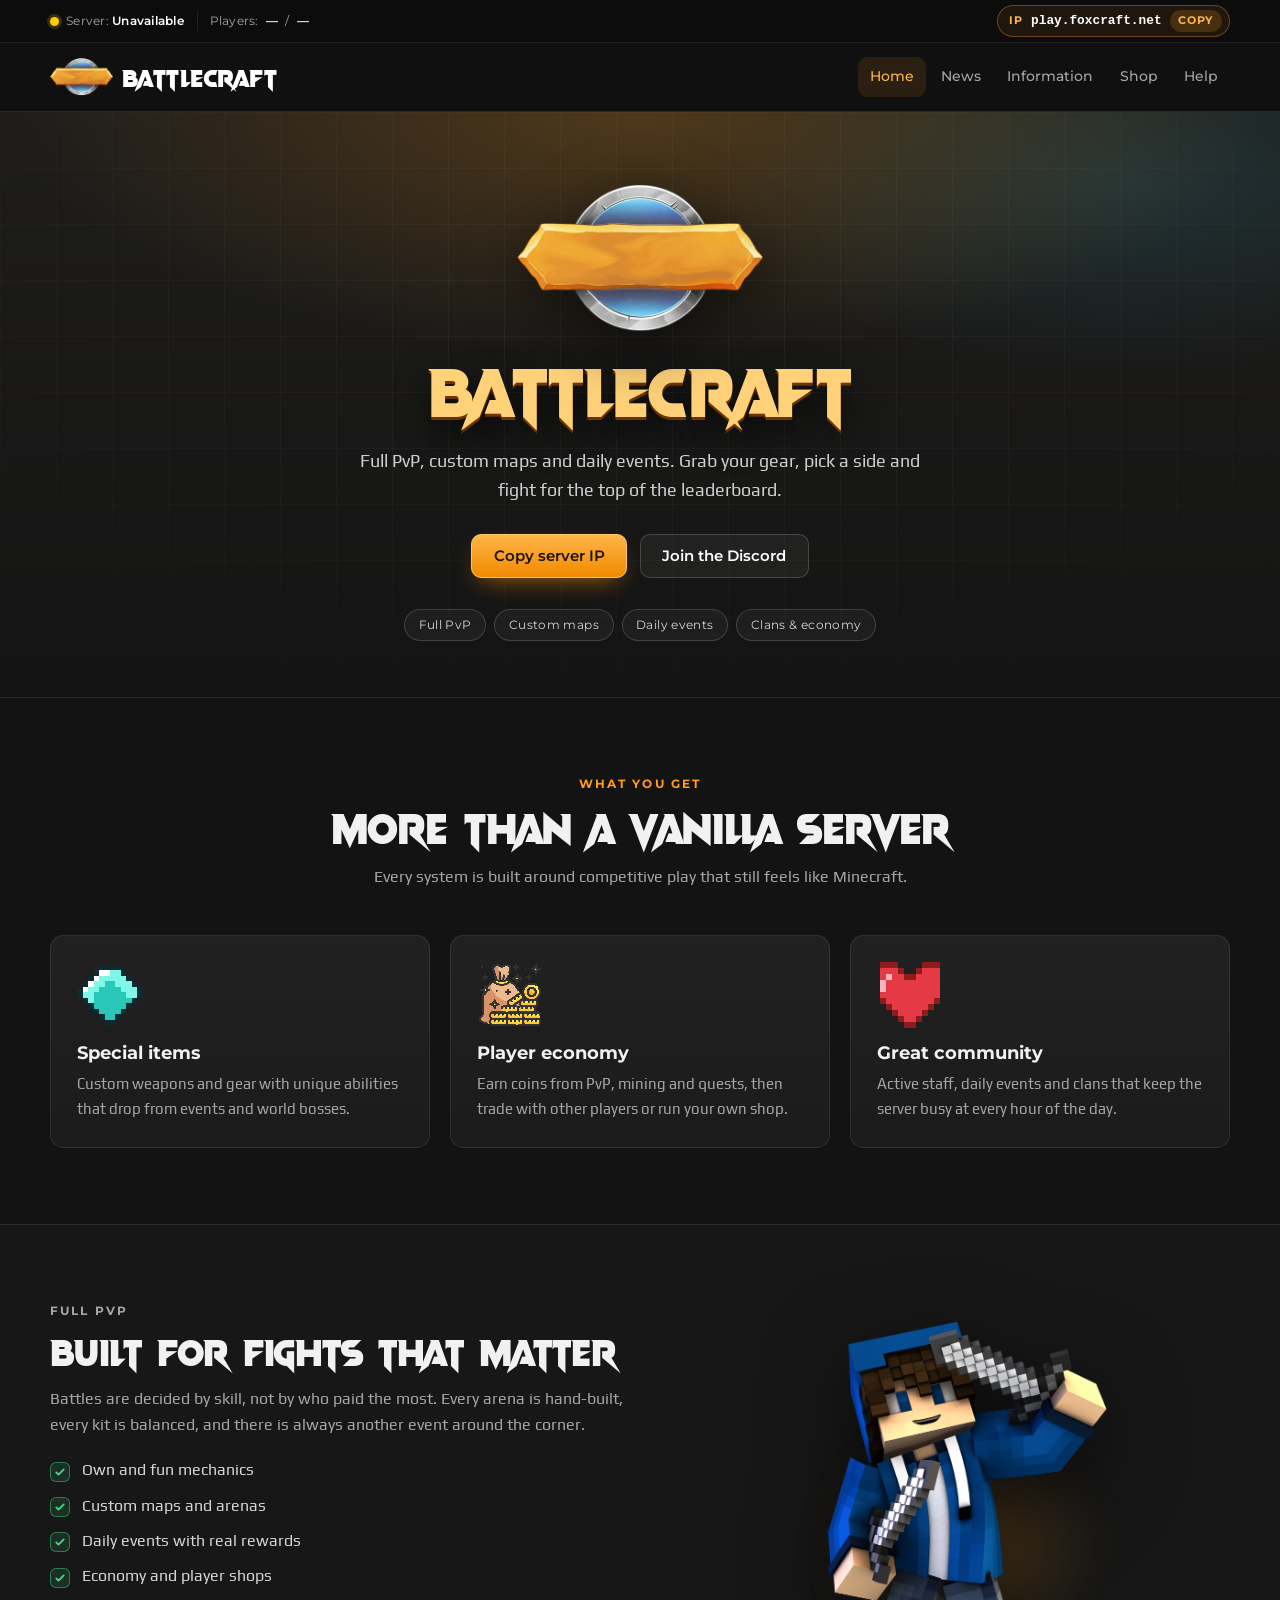
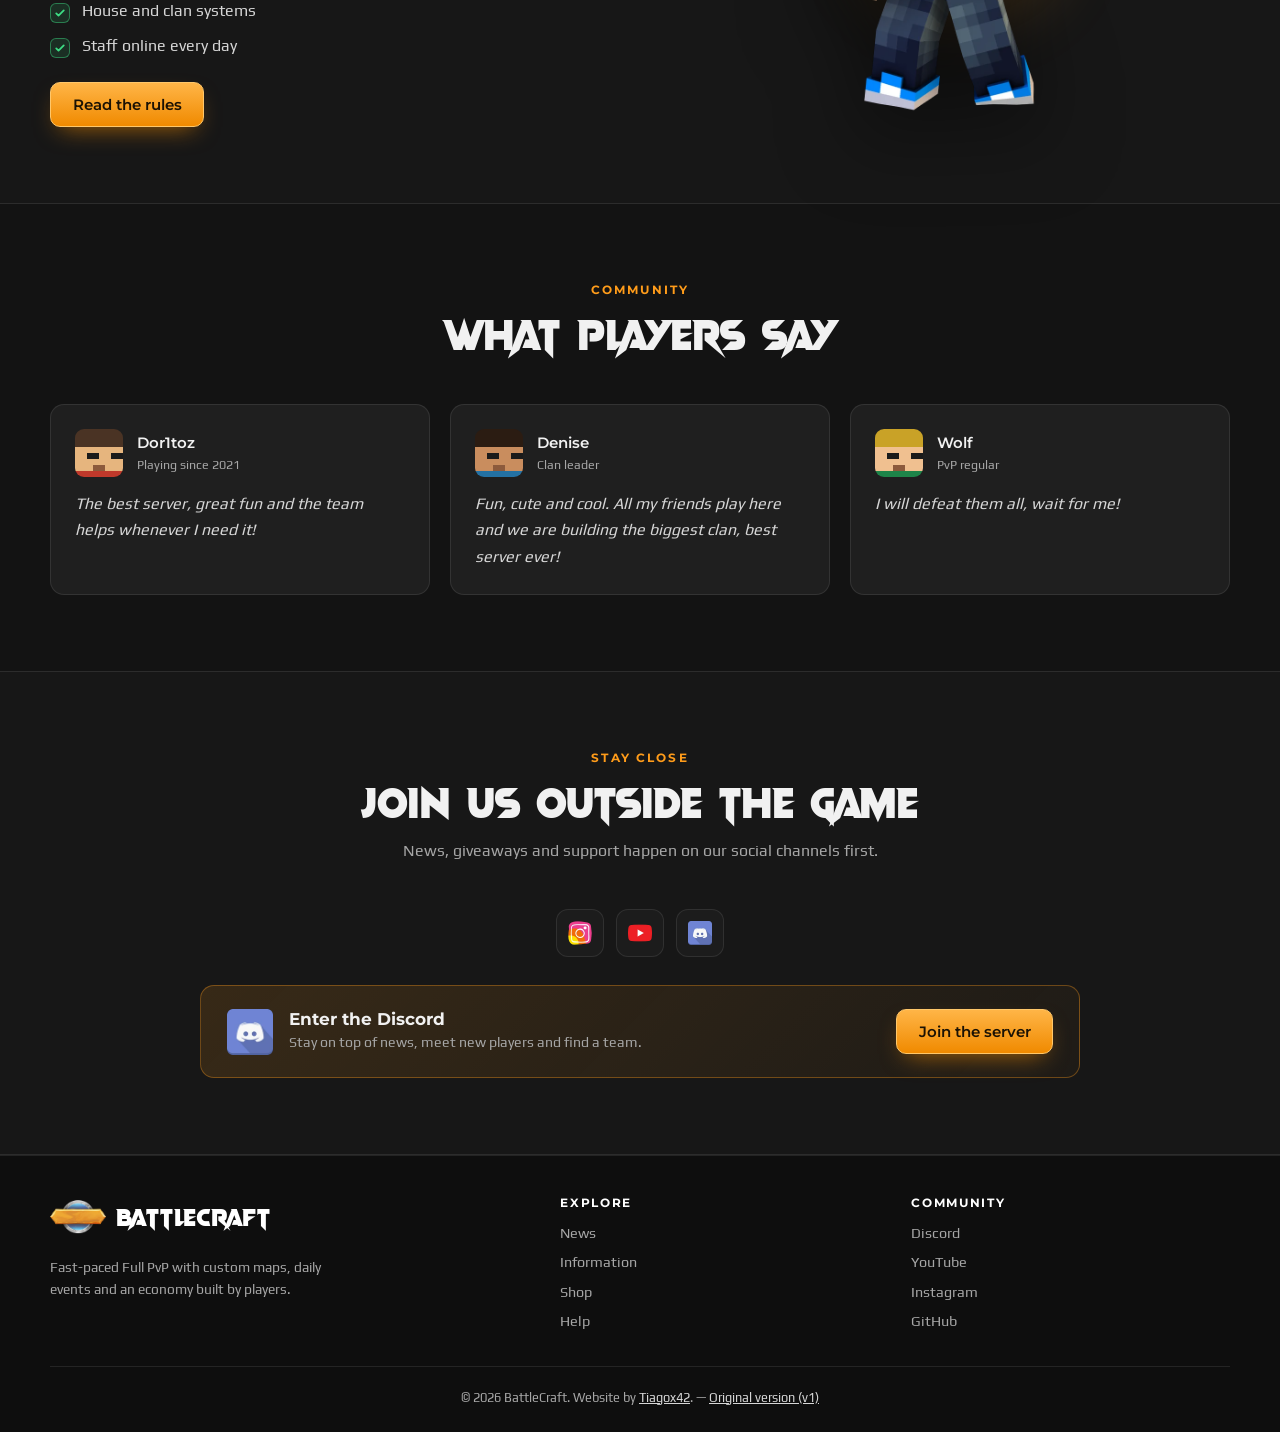
<file: v2/index.html>
<!DOCTYPE html>
<html lang="en">
<head>
    <meta charset="utf-8">
    <meta name="viewport" content="width=device-width, initial-scale=1">
    <title>BattleCraft — Full PvP Minecraft server</title>
    <meta name="description" content="BattleCraft is a Full PvP Minecraft server with custom maps, daily events, clans and a player-run economy. Copy the IP and join.">
    <meta name="theme-color" content="#131313">
    <link rel="icon" href="favicon.ico" sizes="any">
    <link rel="icon" type="image/png" sizes="32x32" href="favicon-32x32.png">
    <link rel="icon" type="image/png" sizes="16x16" href="favicon-16x16.png">
    <meta property="og:type" content="website">
    <meta property="og:site_name" content="BattleCraft">
    <meta property="og:title" content="BattleCraft — Full PvP Minecraft server">
    <meta property="og:description" content="BattleCraft is a Full PvP Minecraft server with custom maps, daily events, clans and a player-run economy. Copy the IP and join.">
    <link rel="preconnect" href="https://fonts.googleapis.com">
    <link rel="preconnect" href="https://fonts.gstatic.com" crossorigin>
    <link rel="stylesheet" href="https://fonts.googleapis.com/css2?family=Montserrat:wght@400;500;600;700&family=Play:wght@400;700&display=swap">
    <link rel="stylesheet" href="css/style.css">
    <script src="js/config.js" defer></script>
    <script src="js/core.js" defer></script>
</head>
<body>

<a class="skip-link" href="#main">Skip to content</a>

<div class="topbar">
    <div class="container topbar-inner">
        <p class="status" data-status>
            <span class="status-dot" aria-hidden="true"></span>
            <span>Server: <strong data-server-status>Checking&hellip;</strong></span>
            <span class="status-players">Players: <strong data-players>&mdash;</strong>/<strong data-players-max>&mdash;</strong></span>
        </p>
        <button class="ip-chip" type="button" data-copy-ip>
            <span class="ip-chip-label">IP</span>
            <code data-server-ip>play.foxcraft.net</code>
            <span class="ip-chip-action">Copy</span>
        </button>
    </div>
</div>

<header class="navbar">
    <div class="container navbar-inner">
        <a class="brand" href="index.html">
            <img src="img/logo.webp" alt="" width="520" height="317">
            <span>BattleCraft</span>
        </a>
        <nav aria-label="Main">
            <ul class="nav-list">
                    <li><a href="index.html" aria-current="page">Home</a></li>
                    <li><a href="news.html">News</a></li>
                    <li><a href="information.html">Information</a></li>
                    <li><a href="shop.html">Shop</a></li>
                    <li><a href="help.html">Help</a></li>
            </ul>
        </nav>
    </div>
</header>

<main id="main" tabindex="-1">
    <section class="hero">
        <div class="container hero-inner">
            <img class="hero-logo" src="img/logo.webp" alt="" width="520" height="317">
            <h1 class="hero-title">BattleCraft</h1>
            <p class="hero-tagline">Full PvP, custom maps and daily events. Grab your gear, pick a side and fight for the top of the leaderboard.</p>
            <div class="hero-actions">
                <button class="btn btn--primary" type="button" data-copy-ip>Copy server IP</button>
                <a class="btn btn--ghost" data-link="discord" href="https://discord.com/" target="_blank" rel="noopener noreferrer">Join the Discord</a>
            </div>
            <ul class="hero-stats">
                <li>Full PvP</li>
                <li>Custom maps</li>
                <li>Daily events</li>
                <li>Clans &amp; economy</li>
            </ul>
        </div>
    </section>

    <section class="section">
        <div class="container">
            <div class="section-head">
                <p class="eyebrow">What you get</p>
                <h2 class="section-title">More than a vanilla server</h2>
                <p class="section-lead">Every system is built around competitive play that still feels like Minecraft.</p>
            </div>
            <div class="feature-grid">
                <article class="feature-card">
                    <img src="img/item-diamond.svg" alt="" width="512" height="512">
                    <h3>Special items</h3>
                    <p>Custom weapons and gear with unique abilities that drop from events and world bosses.</p>
                </article>
                <article class="feature-card">
                    <img src="img/gold.webp" alt="" width="256" height="256">
                    <h3>Player economy</h3>
                    <p>Earn coins from PvP, mining and quests, then trade with other players or run your own shop.</p>
                </article>
                <article class="feature-card">
                    <img src="img/item-heart.svg" alt="" width="512" height="512">
                    <h3>Great community</h3>
                    <p>Active staff, daily events and clans that keep the server busy at every hour of the day.</p>
                </article>
            </div>
        </div>
    </section>

    <section class="section section--alt">
        <div class="container split">
            <div>
                <p class="eyebrow">Full PvP</p>
                <h2>Built for fights that matter</h2>
                <p>Battles are decided by skill, not by who paid the most. Every arena is hand-built, every kit is balanced, and there is always another event around the corner.</p>
                <ul class="checklist">
                    <li>Own and fun mechanics</li>
                    <li>Custom maps and arenas</li>
                    <li>Daily events with real rewards</li>
                    <li>Economy and player shops</li>
                    <li>House and clan systems</li>
                    <li>Staff online every day</li>
                </ul>
                <div class="hero-actions">
                    <a class="btn btn--primary" href="information.html">Read the rules</a>
                </div>
            </div>
            <div class="split-figure">
                <img src="img/person2.webp" alt="BattleCraft player character holding a sword" width="720" height="884">
            </div>
        </div>
    </section>

    <section class="section">
        <div class="container">
            <div class="section-head">
                <p class="eyebrow">Community</p>
                <h2 class="section-title">What players say</h2>
            </div>
            <div class="quote-grid">
                <figure class="quote">
                    <figcaption class="quote-head">
                        <img src="img/avatar-1.svg" alt="" width="512" height="512">
                        <div>
                            <p class="quote-name">Dor1toz</p>
                            <p class="quote-role">Playing since 2021</p>
                        </div>
                    </figcaption>
                    <blockquote><p>The best server, great fun and the team helps whenever I need it!</p></blockquote>
                </figure>
                <figure class="quote">
                    <figcaption class="quote-head">
                        <img src="img/avatar-2.svg" alt="" width="512" height="512">
                        <div>
                            <p class="quote-name">Denise</p>
                            <p class="quote-role">Clan leader</p>
                        </div>
                    </figcaption>
                    <blockquote><p>Fun, cute and cool. All my friends play here and we are building the biggest clan, best server ever!</p></blockquote>
                </figure>
                <figure class="quote">
                    <figcaption class="quote-head">
                        <img src="img/avatar-3.svg" alt="" width="512" height="512">
                        <div>
                            <p class="quote-name">Wolf</p>
                            <p class="quote-role">PvP regular</p>
                        </div>
                    </figcaption>
                    <blockquote><p>I will defeat them all, wait for me!</p></blockquote>
                </figure>
            </div>
        </div>
    </section>

    <section class="section section--alt">
        <div class="container">
            <div class="section-head">
                <p class="eyebrow">Stay close</p>
                <h2 class="section-title">Join us outside the game</h2>
                <p class="section-lead">News, giveaways and support happen on our social channels first.</p>
            </div>
            <div class="community">
                <a class="social-link" data-link="instagram" href="https://www.instagram.com/tdantas42/" target="_blank" rel="noopener noreferrer">
                    <img src="img/social3.webp" alt="Instagram" width="96" height="96">
                </a>
                <a class="social-link" data-link="youtube" href="https://www.youtube.com/user/Tg42x/videos" target="_blank" rel="noopener noreferrer">
                    <img src="img/social4.webp" alt="YouTube" width="96" height="96">
                </a>
                <a class="social-link" data-link="discord" href="https://discord.com/" target="_blank" rel="noopener noreferrer">
                    <img src="img/social5.webp" alt="Discord" width="96" height="96">
                </a>
            </div>
            <div class="discord-card">
                <div class="discord-card-info">
                    <img src="img/social5.webp" alt="" width="96" height="96">
                    <div>
                        <h3>Enter the Discord</h3>
                        <p>Stay on top of news, meet new players and find a team.</p>
                    </div>
                </div>
                <a class="btn btn--primary" data-link="discord" href="https://discord.com/" target="_blank" rel="noopener noreferrer">Join the server</a>
            </div>
        </div>
    </section>
</main>

<footer class="site-footer">
    <div class="container">
        <div class="footer-grid">
            <div class="footer-brand">
                <a class="brand" href="index.html">
                    <img src="img/logo.webp" alt="" width="520" height="317">
                    <span>BattleCraft</span>
                </a>
                <p>Fast-paced Full PvP with custom maps, daily events and an economy built by players.</p>
            </div>
            <nav class="footer-col" aria-label="Explore">
                <h2>Explore</h2>
                <ul>
                    <li><a href="news.html">News</a></li>
                    <li><a href="information.html">Information</a></li>
                    <li><a href="shop.html">Shop</a></li>
                    <li><a href="help.html">Help</a></li>
                </ul>
            </nav>
            <nav class="footer-col" aria-label="Community">
                <h2>Community</h2>
                <ul>
                    <li><a data-link="discord" href="https://discord.com/" target="_blank" rel="noopener noreferrer">Discord</a></li>
                    <li><a data-link="youtube" href="https://www.youtube.com/user/Tg42x/videos" target="_blank" rel="noopener noreferrer">YouTube</a></li>
                    <li><a data-link="instagram" href="https://www.instagram.com/tdantas42/" target="_blank" rel="noopener noreferrer">Instagram</a></li>
                    <li><a href="https://github.com/Tiagox42" target="_blank" rel="noopener noreferrer">GitHub</a></li>
                </ul>
            </nav>
        </div>
        <p class="footer-bottom">&copy; <span data-year>2026</span> BattleCraft. Website by <a href="https://github.com/Tiagox42" target="_blank" rel="noopener noreferrer">Tiagox42</a>. &mdash; <a href="../index.html">Original version (v1)</a></p>
    </div>
</footer>

</body>
</html>
</file>
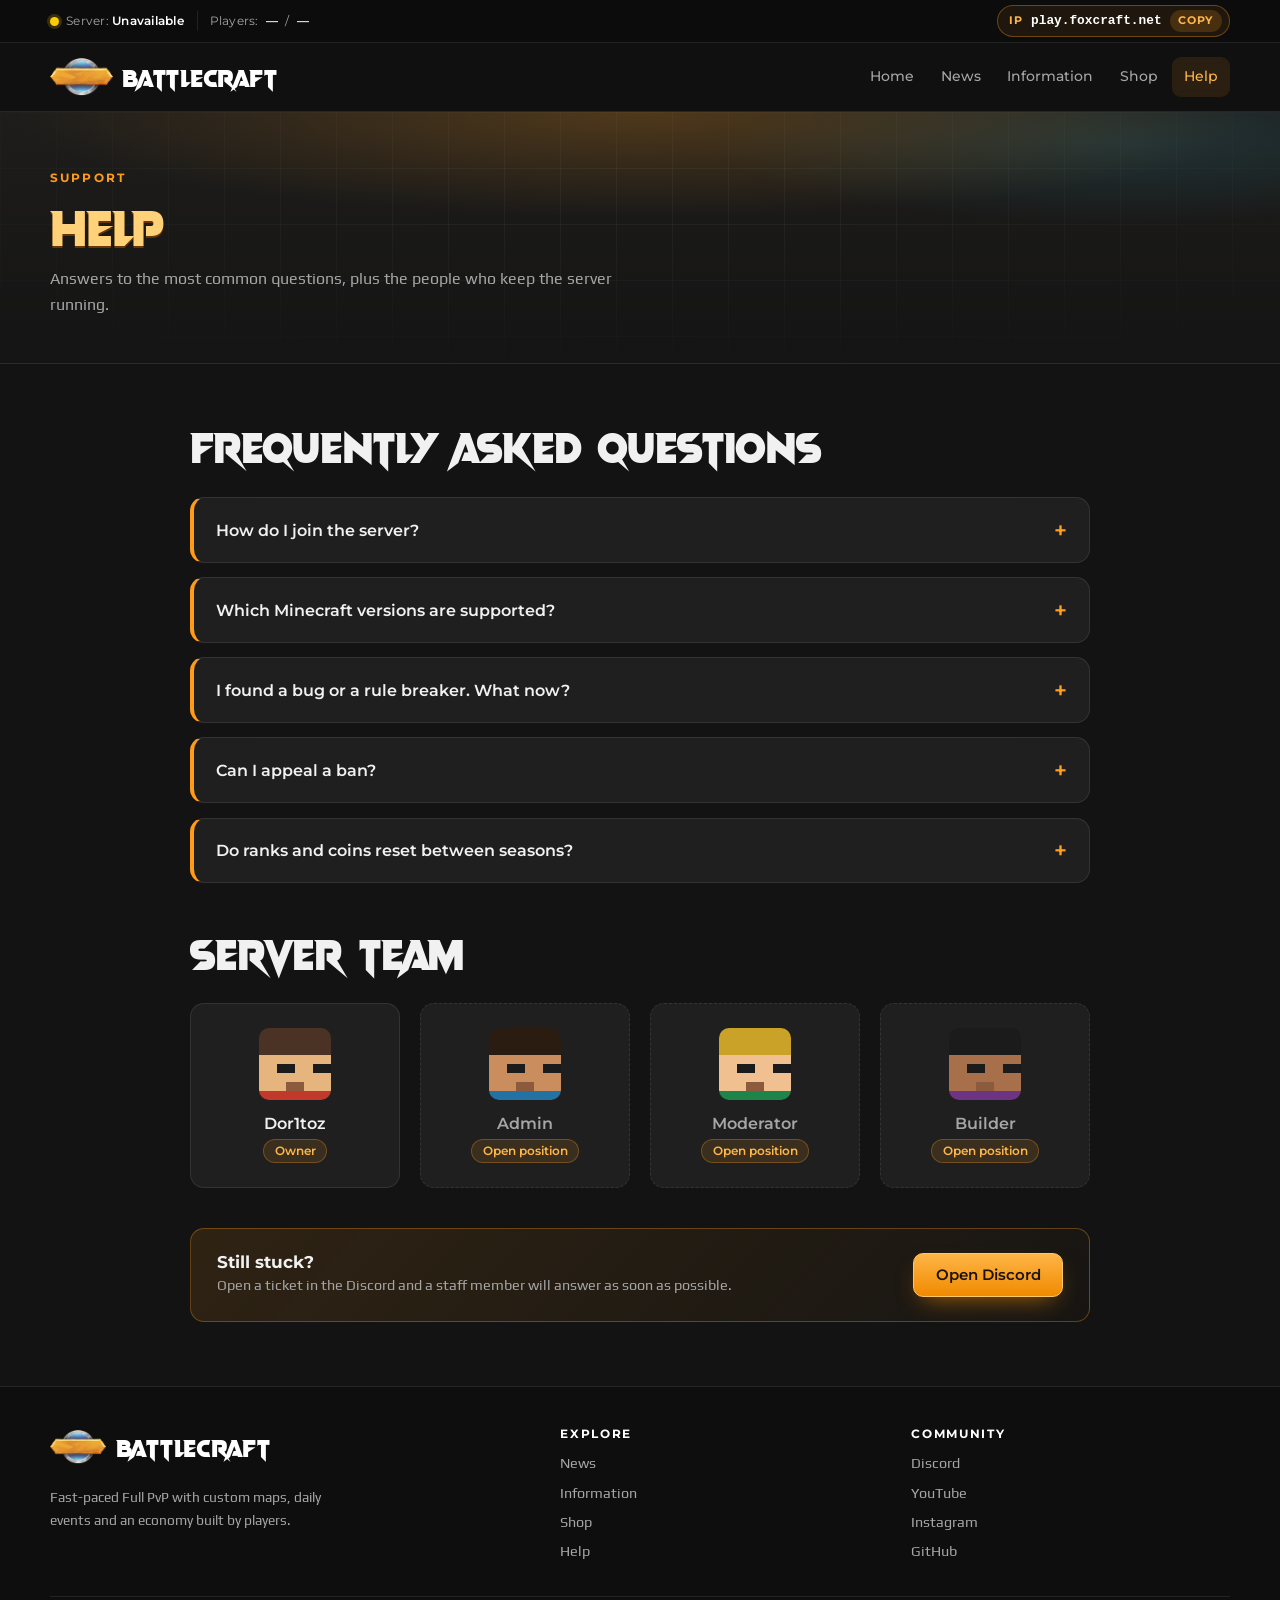
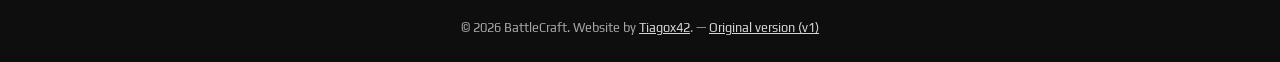
<file: v2/help.html>
<!DOCTYPE html>
<html lang="en">
<head>
    <meta charset="utf-8">
    <meta name="viewport" content="width=device-width, initial-scale=1">
    <title>Help — BattleCraft</title>
    <meta name="description" content="Frequently asked questions and the BattleCraft server team.">
    <meta name="theme-color" content="#131313">
    <link rel="icon" href="favicon.ico" sizes="any">
    <link rel="icon" type="image/png" sizes="32x32" href="favicon-32x32.png">
    <link rel="icon" type="image/png" sizes="16x16" href="favicon-16x16.png">
    <meta property="og:type" content="website">
    <meta property="og:site_name" content="BattleCraft">
    <meta property="og:title" content="Help — BattleCraft">
    <meta property="og:description" content="Frequently asked questions and the BattleCraft server team.">
    <link rel="preconnect" href="https://fonts.googleapis.com">
    <link rel="preconnect" href="https://fonts.gstatic.com" crossorigin>
    <link rel="stylesheet" href="https://fonts.googleapis.com/css2?family=Montserrat:wght@400;500;600;700&family=Play:wght@400;700&display=swap">
    <link rel="stylesheet" href="css/style.css">
    <script src="js/config.js" defer></script>
    <script src="js/core.js" defer></script>
</head>
<body>

<a class="skip-link" href="#main">Skip to content</a>

<div class="topbar">
    <div class="container topbar-inner">
        <p class="status" data-status>
            <span class="status-dot" aria-hidden="true"></span>
            <span>Server: <strong data-server-status>Checking&hellip;</strong></span>
            <span class="status-players">Players: <strong data-players>&mdash;</strong>/<strong data-players-max>&mdash;</strong></span>
        </p>
        <button class="ip-chip" type="button" data-copy-ip>
            <span class="ip-chip-label">IP</span>
            <code data-server-ip>play.foxcraft.net</code>
            <span class="ip-chip-action">Copy</span>
        </button>
    </div>
</div>

<header class="navbar">
    <div class="container navbar-inner">
        <a class="brand" href="index.html">
            <img src="img/logo.webp" alt="" width="520" height="317">
            <span>BattleCraft</span>
        </a>
        <nav aria-label="Main">
            <ul class="nav-list">
                    <li><a href="index.html">Home</a></li>
                    <li><a href="news.html">News</a></li>
                    <li><a href="information.html">Information</a></li>
                    <li><a href="shop.html">Shop</a></li>
                    <li><a href="help.html" aria-current="page">Help</a></li>
            </ul>
        </nav>
    </div>
</header>

<main id="main" tabindex="-1">

    <section class="page-hero">
        <div class="container">
            <p class="eyebrow">Support</p>
            <h1 class="page-title">Help</h1>
            <p class="page-lead">Answers to the most common questions, plus the people who keep the server running.</p>
        </div>
    </section>

    <div class="page-body">
        <div class="container narrow">
            <h2 class="section-title is-first">Frequently asked questions</h2>

            <div class="accordion-list">
                <details class="accordion acc-orange">
                    <summary><span class="acc-heading"><span class="acc-title">How do I join the server?</span></span></summary>
                    <div class="acc-content">
                        <p>Open Minecraft Java Edition, go to Multiplayer, click Add Server and paste the IP shown in the top bar of this page. Double-click the server to connect.</p>
                    </div>
                </details>

                <details class="accordion acc-orange">
                    <summary><span class="acc-heading"><span class="acc-title">Which Minecraft versions are supported?</span></span></summary>
                    <div class="acc-content">
                        <p>Java Edition 1.8 through the latest release. The newest version gives the best performance, and PvP timing is the same on every supported version.</p>
                    </div>
                </details>

                <details class="accordion acc-orange">
                    <summary><span class="acc-heading"><span class="acc-title">I found a bug or a rule breaker. What now?</span></span></summary>
                    <div class="acc-content">
                        <p>Use <code>/report</code> in game or open a ticket in the Discord support channel. Include screenshots, the player's name and the time it happened.</p>
                    </div>
                </details>

                <details class="accordion acc-orange">
                    <summary><span class="acc-heading"><span class="acc-title">Can I appeal a ban?</span></span></summary>
                    <div class="acc-content">
                        <p>Yes. Open a ticket in Discord with your username and the reason shown when you were banned. Every appeal is reviewed by a staff member who was not involved in the original decision.</p>
                    </div>
                </details>

                <details class="accordion acc-orange">
                    <summary><span class="acc-heading"><span class="acc-title">Do ranks and coins reset between seasons?</span></span></summary>
                    <div class="acc-content">
                        <p>No. Ranks, coins and purchased items stay on your account forever. Only the world and land claims are reset at the start of each season.</p>
                    </div>
                </details>
            </div>

            <h2 class="section-title">Server team</h2>

            <div class="team-grid">
                <article class="team-card">
                    <img src="img/avatar-1.svg" alt="" width="512" height="512">
                    <h3 class="team-name">Dor1toz</h3>
                    <p class="team-role">Owner</p>
                </article>
                <article class="team-card team-card--open">
                    <img src="img/avatar-2.svg" alt="" width="512" height="512">
                    <h3 class="team-name">Admin</h3>
                    <p class="team-role">Open position</p>
                </article>
                <article class="team-card team-card--open">
                    <img src="img/avatar-3.svg" alt="" width="512" height="512">
                    <h3 class="team-name">Moderator</h3>
                    <p class="team-role">Open position</p>
                </article>
                <article class="team-card team-card--open">
                    <img src="img/avatar-4.svg" alt="" width="512" height="512">
                    <h3 class="team-name">Builder</h3>
                    <p class="team-role">Open position</p>
                </article>
            </div>

            <div class="callout">
                <div>
                    <h2>Still stuck?</h2>
                    <p>Open a ticket in the Discord and a staff member will answer as soon as possible.</p>
                </div>
                <a class="btn btn--primary" data-link="discord" href="https://discord.com/" target="_blank" rel="noopener noreferrer">Open Discord</a>
            </div>
        </div>
    </div>
</main>
<footer class="site-footer">
    <div class="container">
        <div class="footer-grid">
            <div class="footer-brand">
                <a class="brand" href="index.html">
                    <img src="img/logo.webp" alt="" width="520" height="317">
                    <span>BattleCraft</span>
                </a>
                <p>Fast-paced Full PvP with custom maps, daily events and an economy built by players.</p>
            </div>
            <nav class="footer-col" aria-label="Explore">
                <h2>Explore</h2>
                <ul>
                    <li><a href="news.html">News</a></li>
                    <li><a href="information.html">Information</a></li>
                    <li><a href="shop.html">Shop</a></li>
                    <li><a href="help.html">Help</a></li>
                </ul>
            </nav>
            <nav class="footer-col" aria-label="Community">
                <h2>Community</h2>
                <ul>
                    <li><a data-link="discord" href="https://discord.com/" target="_blank" rel="noopener noreferrer">Discord</a></li>
                    <li><a data-link="youtube" href="https://www.youtube.com/user/Tg42x/videos" target="_blank" rel="noopener noreferrer">YouTube</a></li>
                    <li><a data-link="instagram" href="https://www.instagram.com/tdantas42/" target="_blank" rel="noopener noreferrer">Instagram</a></li>
                    <li><a href="https://github.com/Tiagox42" target="_blank" rel="noopener noreferrer">GitHub</a></li>
                </ul>
            </nav>
        </div>
        <p class="footer-bottom">&copy; <span data-year>2026</span> BattleCraft. Website by <a href="https://github.com/Tiagox42" target="_blank" rel="noopener noreferrer">Tiagox42</a>. &mdash; <a href="../index.html">Original version (v1)</a></p>
    </div>
</footer>

</body>
</html>
</file>
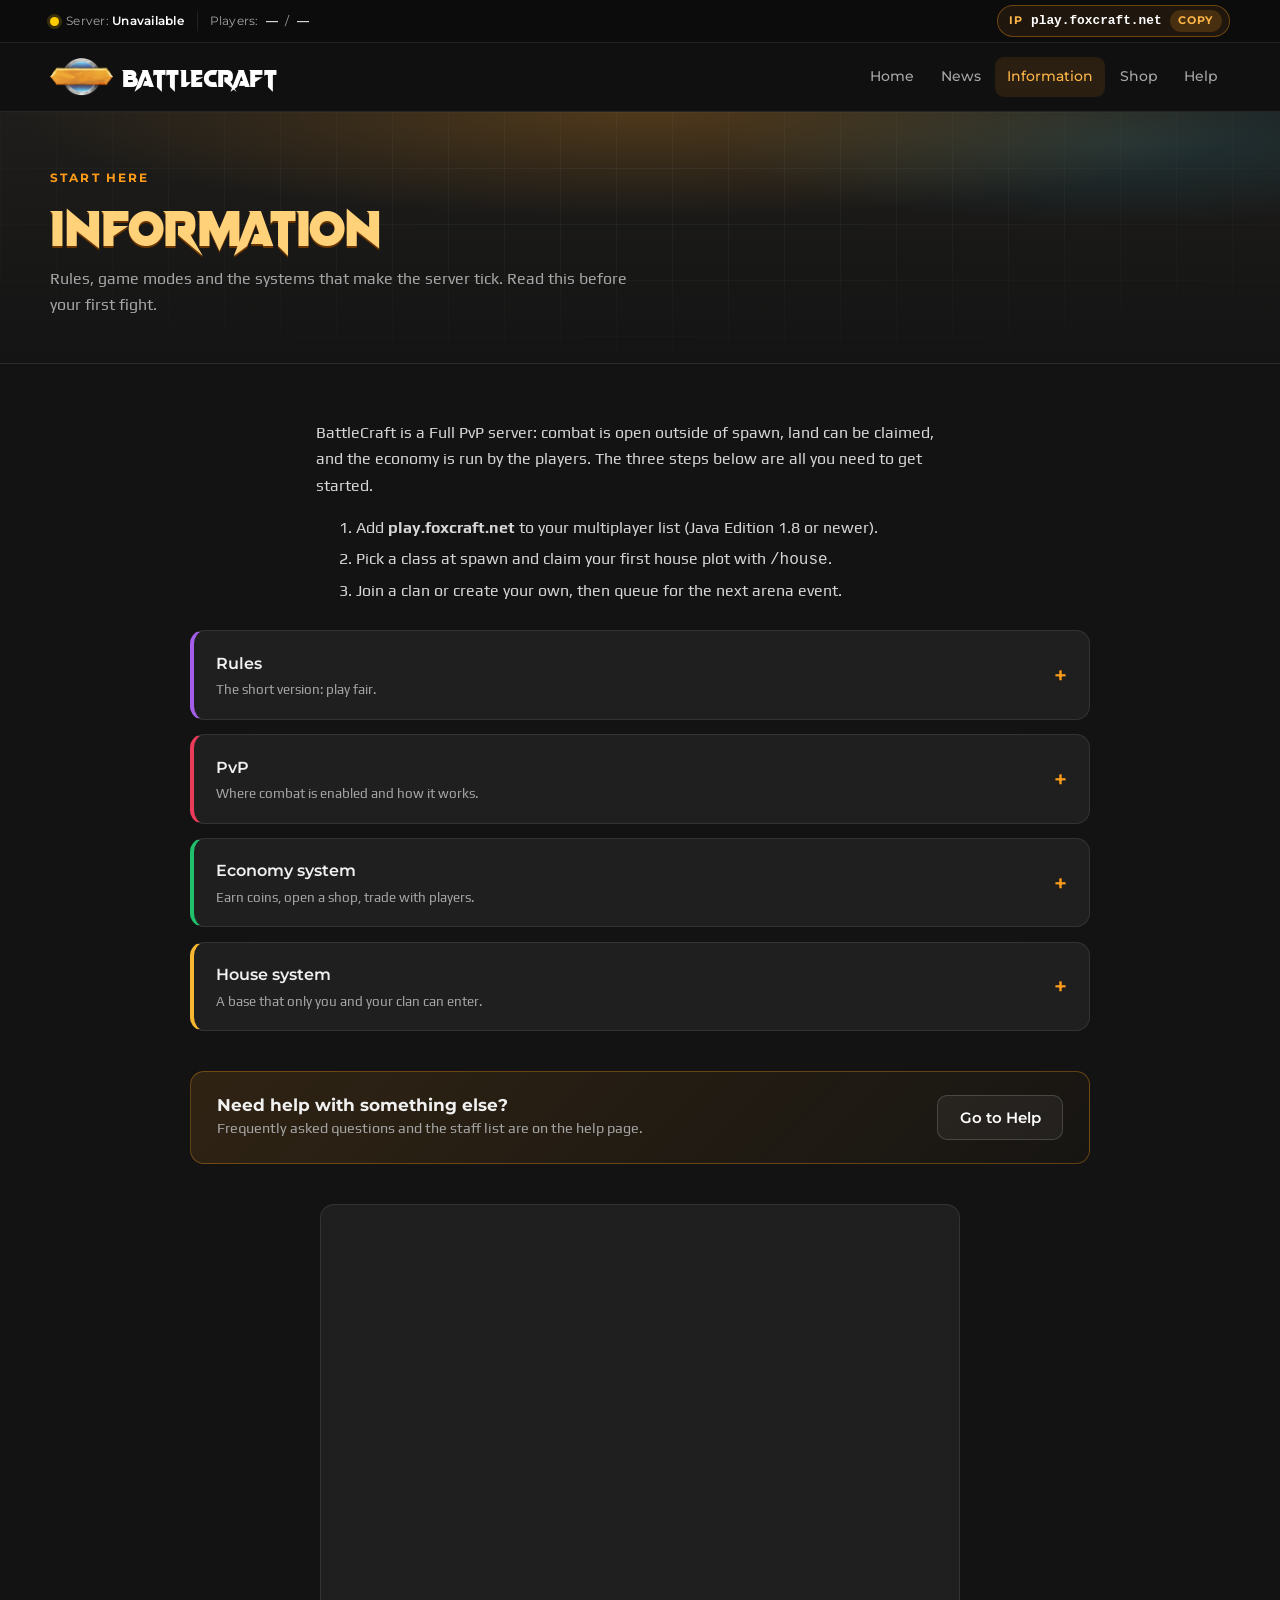
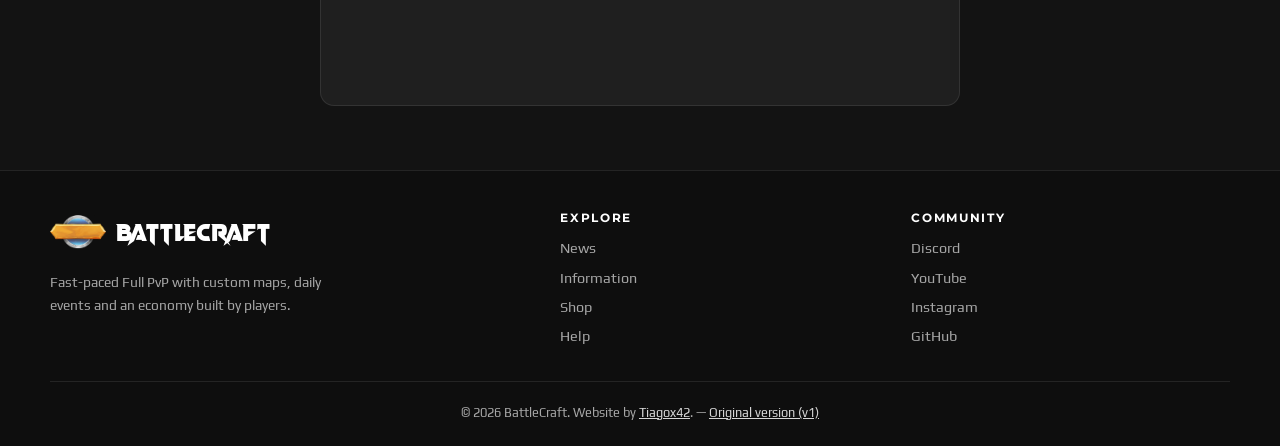
<file: v2/information.html>
<!DOCTYPE html>
<html lang="en">
<head>
    <meta charset="utf-8">
    <meta name="viewport" content="width=device-width, initial-scale=1">
    <title>Information — BattleCraft</title>
    <meta name="description" content="Rules, PvP, economy and housing systems of the BattleCraft Minecraft server.">
    <meta name="theme-color" content="#131313">
    <link rel="icon" href="favicon.ico" sizes="any">
    <link rel="icon" type="image/png" sizes="32x32" href="favicon-32x32.png">
    <link rel="icon" type="image/png" sizes="16x16" href="favicon-16x16.png">
    <meta property="og:type" content="website">
    <meta property="og:site_name" content="BattleCraft">
    <meta property="og:title" content="Information — BattleCraft">
    <meta property="og:description" content="Rules, PvP, economy and housing systems of the BattleCraft Minecraft server.">
    <link rel="preconnect" href="https://fonts.googleapis.com">
    <link rel="preconnect" href="https://fonts.gstatic.com" crossorigin>
    <link rel="stylesheet" href="https://fonts.googleapis.com/css2?family=Montserrat:wght@400;500;600;700&family=Play:wght@400;700&display=swap">
    <link rel="stylesheet" href="css/style.css">
    <script src="js/config.js" defer></script>
    <script src="js/core.js" defer></script>
</head>
<body>

<a class="skip-link" href="#main">Skip to content</a>

<div class="topbar">
    <div class="container topbar-inner">
        <p class="status" data-status>
            <span class="status-dot" aria-hidden="true"></span>
            <span>Server: <strong data-server-status>Checking&hellip;</strong></span>
            <span class="status-players">Players: <strong data-players>&mdash;</strong>/<strong data-players-max>&mdash;</strong></span>
        </p>
        <button class="ip-chip" type="button" data-copy-ip>
            <span class="ip-chip-label">IP</span>
            <code data-server-ip>play.foxcraft.net</code>
            <span class="ip-chip-action">Copy</span>
        </button>
    </div>
</div>

<header class="navbar">
    <div class="container navbar-inner">
        <a class="brand" href="index.html">
            <img src="img/logo.webp" alt="" width="520" height="317">
            <span>BattleCraft</span>
        </a>
        <nav aria-label="Main">
            <ul class="nav-list">
                    <li><a href="index.html">Home</a></li>
                    <li><a href="news.html">News</a></li>
                    <li><a href="information.html" aria-current="page">Information</a></li>
                    <li><a href="shop.html">Shop</a></li>
                    <li><a href="help.html">Help</a></li>
            </ul>
        </nav>
    </div>
</header>

<main id="main" tabindex="-1">

    <section class="page-hero">
        <div class="container">
            <p class="eyebrow">Start here</p>
            <h1 class="page-title">Information</h1>
            <p class="page-lead">Rules, game modes and the systems that make the server tick. Read this before your first fight.</p>
        </div>
    </section>

    <div class="page-body">
        <div class="container narrow">
            <div class="prose">
                <p>BattleCraft is a Full PvP server: combat is open outside of spawn, land can be claimed, and the economy is run by the players. The three steps below are all you need to get started.</p>
                <ol>
                    <li>Add <strong>play.foxcraft.net</strong> to your multiplayer list (Java Edition 1.8 or newer).</li>
                    <li>Pick a class at spawn and claim your first house plot with <code>/house</code>.</li>
                    <li>Join a clan or create your own, then queue for the next arena event.</li>
                </ol>
            </div>

            <div class="accordion-list">
                <details class="accordion acc-purple">
                    <summary>
                        <span class="acc-heading">
                            <span class="acc-title">Rules</span>
                            <span class="acc-sub">The short version: play fair.</span>
                        </span>
                    </summary>
                    <div class="acc-content">
                        <ol>
                            <li>No cheating. Hacked clients, macros and x-ray give an unfair advantage and end in a permanent ban.</li>
                            <li>No griefing inside claimed land. Outside claims, PvP is always allowed.</li>
                            <li>Respect other players. Slurs, harassment and doxxing are not part of the game.</li>
                            <li>No advertising or account trading in chat.</li>
                            <li>Report rule breakers with <code>/report</code>. Every case is reviewed by staff.</li>
                        </ol>
                    </div>
                </details>

                <details class="accordion acc-red">
                    <summary>
                        <span class="acc-heading">
                            <span class="acc-title">PvP</span>
                            <span class="acc-sub">Where combat is enabled and how it works.</span>
                        </span>
                    </summary>
                    <div class="acc-content">
                        <p>Combat is enabled everywhere outside the spawn safe zone. During events keep-inventory is off, so bring gear you can afford to lose.</p>
                        <p><code>/spawn</code> has a 10 second channel that is interrupted by damage, and logging out during combat leaves your character in the world for 15 seconds.</p>
                    </div>
                </details>

                <details class="accordion acc-green">
                    <summary>
                        <span class="acc-heading">
                            <span class="acc-title">Economy system</span>
                            <span class="acc-sub">Earn coins, open a shop, trade with players.</span>
                        </span>
                    </summary>
                    <div class="acc-content">
                        <p>Coins come from PvP kills, mining, quests and player shops. Use <code>/bal</code> to check your balance and <code>/shop</code> to open the server shop.</p>
                        <p>Players can create their own storefront with <code>/pshop</code>. Prices are set by the community, not by staff.</p>
                    </div>
                </details>

                <details class="accordion acc-yellow">
                    <summary>
                        <span class="acc-heading">
                            <span class="acc-title">House system</span>
                            <span class="acc-sub">A base that only you and your clan can enter.</span>
                        </span>
                    </summary>
                    <div class="acc-content">
                        <p>Claim a plot with <code>/house</code> and build a base that only you and your clan can enter. Plots grow with your rank and can be decorated with furniture from the shop.</p>
                        <p>Houses are protected from explosions, fire and unauthorized players.</p>
                    </div>
                </details>
            </div>

            <div class="callout">
                <div>
                    <h2>Need help with something else?</h2>
                    <p>Frequently asked questions and the staff list are on the help page.</p>
                </div>
                <a class="btn btn--ghost" href="help.html">Go to Help</a>
            </div>

            <div class="widget">
                <iframe src="https://discord.com/widget?id=620346870748676137&amp;theme=dark" title="BattleCraft Discord widget" loading="lazy" sandbox="allow-popups allow-popups-to-escape-sandbox allow-same-origin allow-scripts"></iframe>
            </div>
        </div>
    </div>
</main>
<footer class="site-footer">
    <div class="container">
        <div class="footer-grid">
            <div class="footer-brand">
                <a class="brand" href="index.html">
                    <img src="img/logo.webp" alt="" width="520" height="317">
                    <span>BattleCraft</span>
                </a>
                <p>Fast-paced Full PvP with custom maps, daily events and an economy built by players.</p>
            </div>
            <nav class="footer-col" aria-label="Explore">
                <h2>Explore</h2>
                <ul>
                    <li><a href="news.html">News</a></li>
                    <li><a href="information.html">Information</a></li>
                    <li><a href="shop.html">Shop</a></li>
                    <li><a href="help.html">Help</a></li>
                </ul>
            </nav>
            <nav class="footer-col" aria-label="Community">
                <h2>Community</h2>
                <ul>
                    <li><a data-link="discord" href="https://discord.com/" target="_blank" rel="noopener noreferrer">Discord</a></li>
                    <li><a data-link="youtube" href="https://www.youtube.com/user/Tg42x/videos" target="_blank" rel="noopener noreferrer">YouTube</a></li>
                    <li><a data-link="instagram" href="https://www.instagram.com/tdantas42/" target="_blank" rel="noopener noreferrer">Instagram</a></li>
                    <li><a href="https://github.com/Tiagox42" target="_blank" rel="noopener noreferrer">GitHub</a></li>
                </ul>
            </nav>
        </div>
        <p class="footer-bottom">&copy; <span data-year>2026</span> BattleCraft. Website by <a href="https://github.com/Tiagox42" target="_blank" rel="noopener noreferrer">Tiagox42</a>. &mdash; <a href="../index.html">Original version (v1)</a></p>
    </div>
</footer>

</body>
</html>
</file>
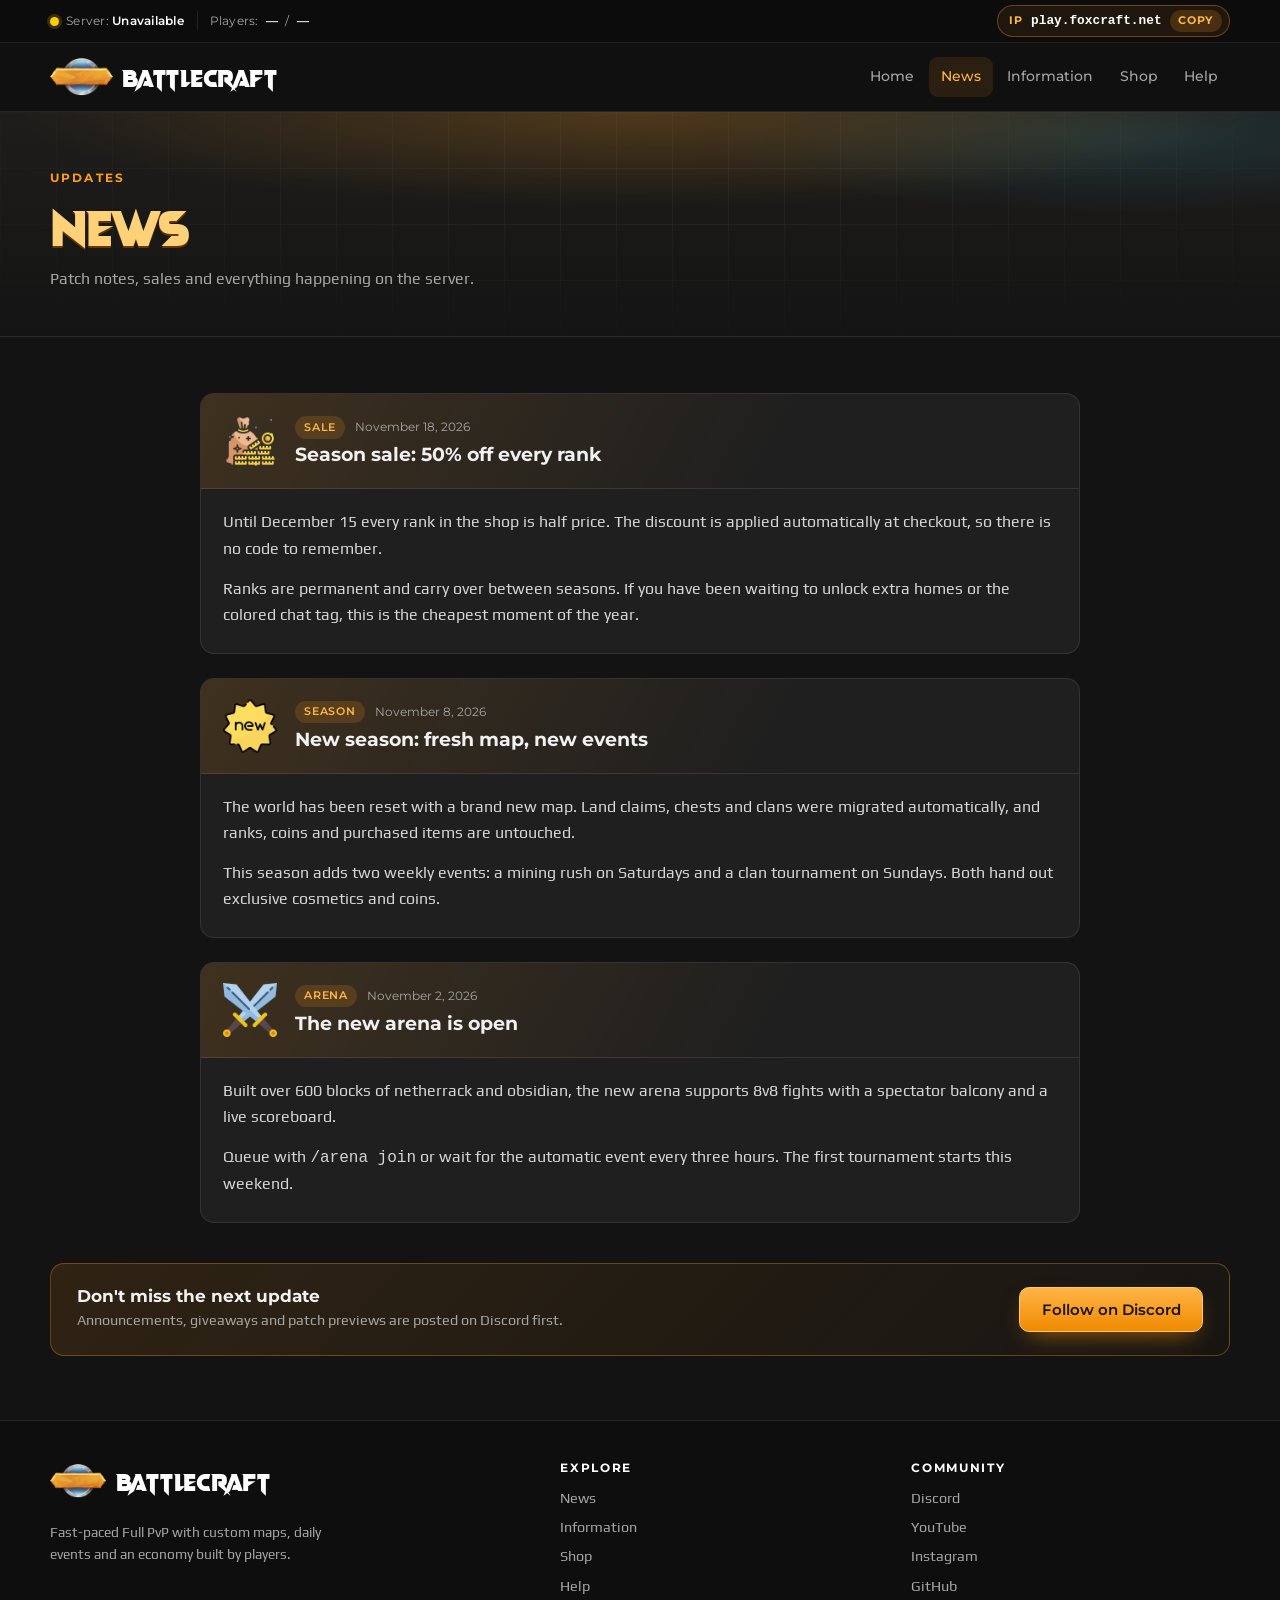
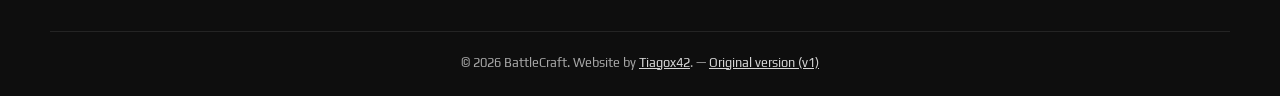
<file: v2/news.html>
<!DOCTYPE html>
<html lang="en">
<head>
    <meta charset="utf-8">
    <meta name="viewport" content="width=device-width, initial-scale=1">
    <title>News — BattleCraft</title>
    <meta name="description" content="Patch notes, sales and events from the BattleCraft Minecraft server.">
    <meta name="theme-color" content="#131313">
    <link rel="icon" href="favicon.ico" sizes="any">
    <link rel="icon" type="image/png" sizes="32x32" href="favicon-32x32.png">
    <link rel="icon" type="image/png" sizes="16x16" href="favicon-16x16.png">
    <meta property="og:type" content="website">
    <meta property="og:site_name" content="BattleCraft">
    <meta property="og:title" content="News — BattleCraft">
    <meta property="og:description" content="Patch notes, sales and events from the BattleCraft Minecraft server.">
    <link rel="preconnect" href="https://fonts.googleapis.com">
    <link rel="preconnect" href="https://fonts.gstatic.com" crossorigin>
    <link rel="stylesheet" href="https://fonts.googleapis.com/css2?family=Montserrat:wght@400;500;600;700&family=Play:wght@400;700&display=swap">
    <link rel="stylesheet" href="css/style.css">
    <script src="js/config.js" defer></script>
    <script src="js/core.js" defer></script>
</head>
<body>

<a class="skip-link" href="#main">Skip to content</a>

<div class="topbar">
    <div class="container topbar-inner">
        <p class="status" data-status>
            <span class="status-dot" aria-hidden="true"></span>
            <span>Server: <strong data-server-status>Checking&hellip;</strong></span>
            <span class="status-players">Players: <strong data-players>&mdash;</strong>/<strong data-players-max>&mdash;</strong></span>
        </p>
        <button class="ip-chip" type="button" data-copy-ip>
            <span class="ip-chip-label">IP</span>
            <code data-server-ip>play.foxcraft.net</code>
            <span class="ip-chip-action">Copy</span>
        </button>
    </div>
</div>

<header class="navbar">
    <div class="container navbar-inner">
        <a class="brand" href="index.html">
            <img src="img/logo.webp" alt="" width="520" height="317">
            <span>BattleCraft</span>
        </a>
        <nav aria-label="Main">
            <ul class="nav-list">
                    <li><a href="index.html">Home</a></li>
                    <li><a href="news.html" aria-current="page">News</a></li>
                    <li><a href="information.html">Information</a></li>
                    <li><a href="shop.html">Shop</a></li>
                    <li><a href="help.html">Help</a></li>
            </ul>
        </nav>
    </div>
</header>

<main id="main" tabindex="-1">

    <section class="page-hero">
        <div class="container">
            <p class="eyebrow">Updates</p>
            <h1 class="page-title">News</h1>
            <p class="page-lead">Patch notes, sales and everything happening on the server.</p>
        </div>
    </section>

    <div class="page-body">
        <div class="container">
            <div class="news-list">
                <article class="news-card">
                    <div class="news-head">
                        <img class="news-icon" src="img/gold.webp" alt="" width="256" height="256">
                        <div>
                            <p class="news-meta"><span class="badge">Sale</span><time datetime="2026-11-18">November 18, 2026</time></p>
                            <h2>Season sale: 50% off every rank</h2>
                        </div>
                    </div>
                    <div class="news-body">
                        <p>Until December 15 every rank in the shop is half price. The discount is applied automatically at checkout, so there is no code to remember.</p>
                        <p>Ranks are permanent and carry over between seasons. If you have been waiting to unlock extra homes or the colored chat tag, this is the cheapest moment of the year.</p>
                    </div>
                </article>

                <article class="news-card">
                    <div class="news-head">
                        <img class="news-icon" src="img/new.webp" alt="" width="256" height="256">
                        <div>
                            <p class="news-meta"><span class="badge">Season</span><time datetime="2026-11-08">November 8, 2026</time></p>
                            <h2>New season: fresh map, new events</h2>
                        </div>
                    </div>
                    <div class="news-body">
                        <p>The world has been reset with a brand new map. Land claims, chests and clans were migrated automatically, and ranks, coins and purchased items are untouched.</p>
                        <p>This season adds two weekly events: a mining rush on Saturdays and a clan tournament on Sundays. Both hand out exclusive cosmetics and coins.</p>
                    </div>
                </article>

                <article class="news-card">
                    <div class="news-head">
                        <img class="news-icon" src="img/swords.webp" alt="" width="256" height="256">
                        <div>
                            <p class="news-meta"><span class="badge">Arena</span><time datetime="2026-11-02">November 2, 2026</time></p>
                            <h2>The new arena is open</h2>
                        </div>
                    </div>
                    <div class="news-body">
                        <p>Built over 600 blocks of netherrack and obsidian, the new arena supports 8v8 fights with a spectator balcony and a live scoreboard.</p>
                        <p>Queue with <code>/arena join</code> or wait for the automatic event every three hours. The first tournament starts this weekend.</p>
                    </div>
                </article>
            </div>

            <div class="callout">
                <div>
                    <h2>Don't miss the next update</h2>
                    <p>Announcements, giveaways and patch previews are posted on Discord first.</p>
                </div>
                <a class="btn btn--primary" data-link="discord" href="https://discord.com/" target="_blank" rel="noopener noreferrer">Follow on Discord</a>
            </div>
        </div>
    </div>
</main>
<footer class="site-footer">
    <div class="container">
        <div class="footer-grid">
            <div class="footer-brand">
                <a class="brand" href="index.html">
                    <img src="img/logo.webp" alt="" width="520" height="317">
                    <span>BattleCraft</span>
                </a>
                <p>Fast-paced Full PvP with custom maps, daily events and an economy built by players.</p>
            </div>
            <nav class="footer-col" aria-label="Explore">
                <h2>Explore</h2>
                <ul>
                    <li><a href="news.html">News</a></li>
                    <li><a href="information.html">Information</a></li>
                    <li><a href="shop.html">Shop</a></li>
                    <li><a href="help.html">Help</a></li>
                </ul>
            </nav>
            <nav class="footer-col" aria-label="Community">
                <h2>Community</h2>
                <ul>
                    <li><a data-link="discord" href="https://discord.com/" target="_blank" rel="noopener noreferrer">Discord</a></li>
                    <li><a data-link="youtube" href="https://www.youtube.com/user/Tg42x/videos" target="_blank" rel="noopener noreferrer">YouTube</a></li>
                    <li><a data-link="instagram" href="https://www.instagram.com/tdantas42/" target="_blank" rel="noopener noreferrer">Instagram</a></li>
                    <li><a href="https://github.com/Tiagox42" target="_blank" rel="noopener noreferrer">GitHub</a></li>
                </ul>
            </nav>
        </div>
        <p class="footer-bottom">&copy; <span data-year>2026</span> BattleCraft. Website by <a href="https://github.com/Tiagox42" target="_blank" rel="noopener noreferrer">Tiagox42</a>. &mdash; <a href="../index.html">Original version (v1)</a></p>
    </div>
</footer>

</body>
</html>
</file>
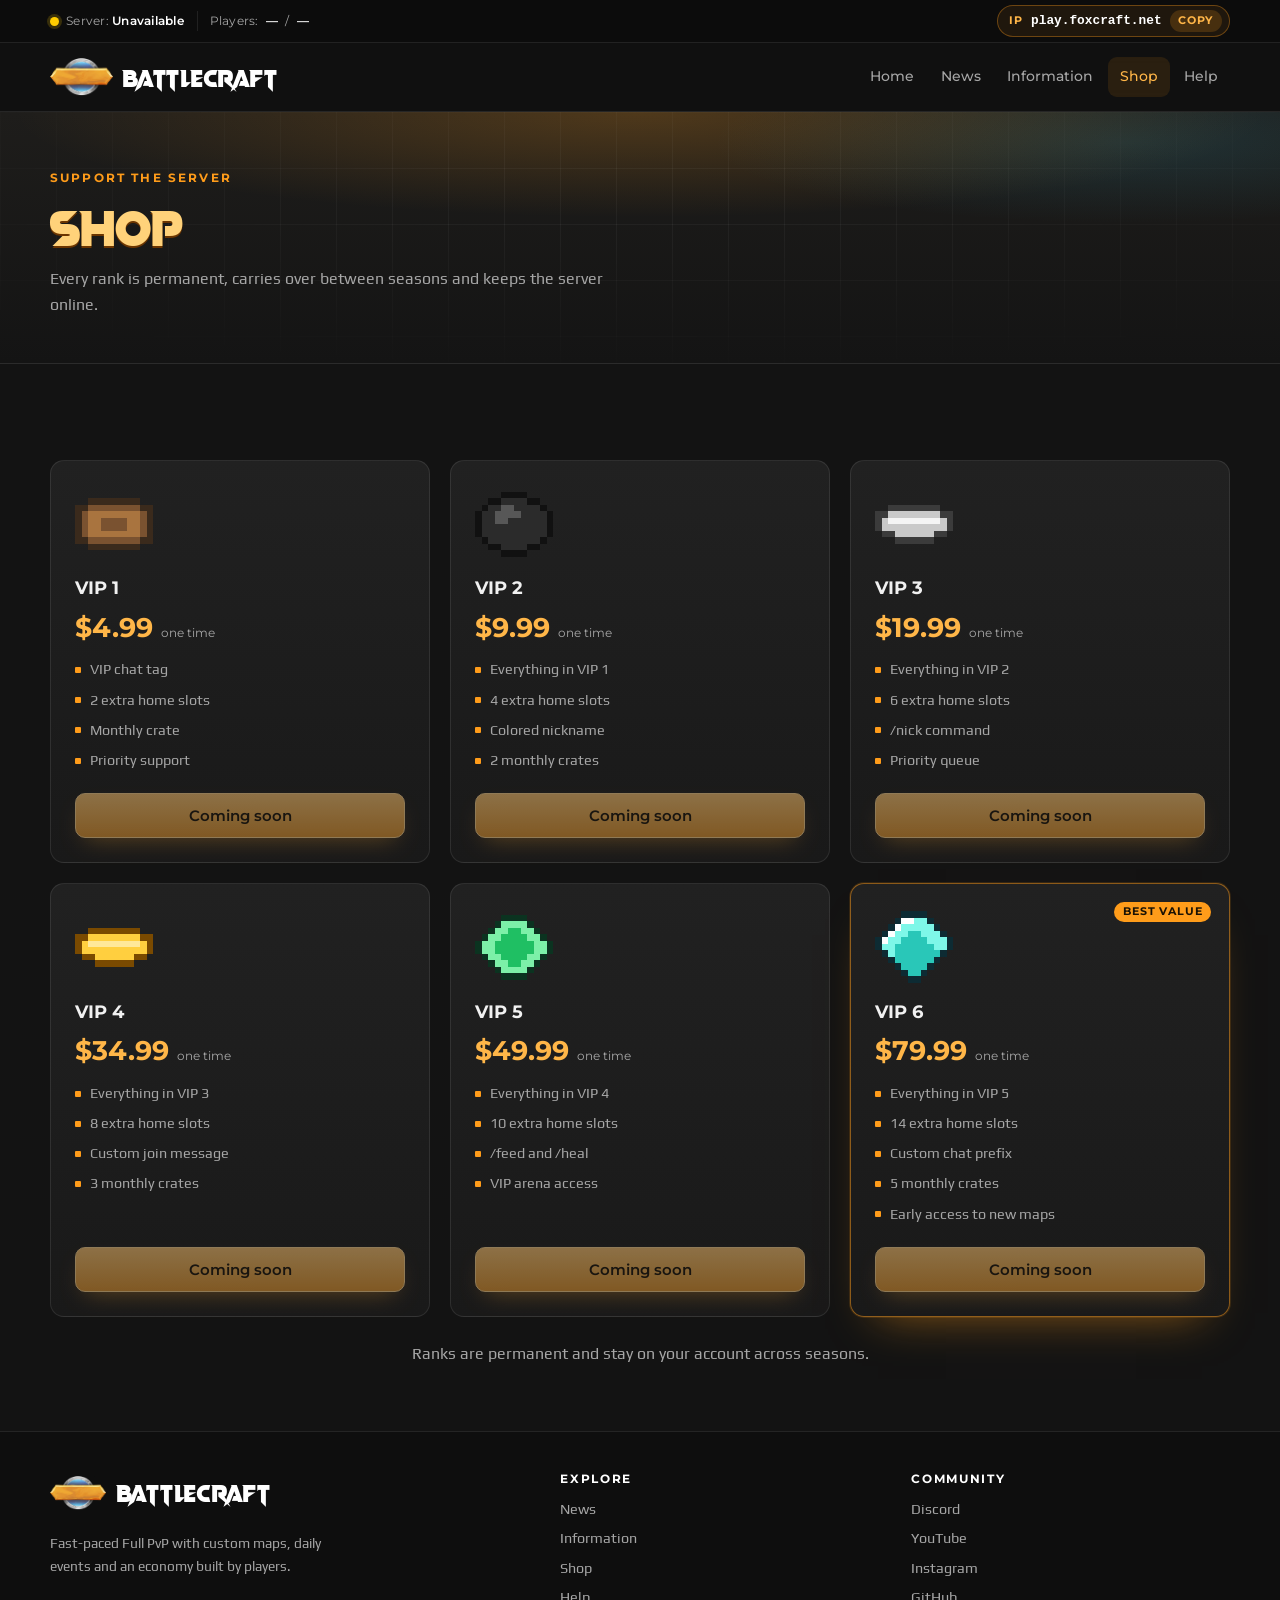
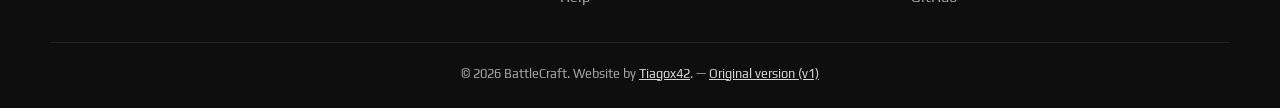
<file: v2/shop.html>
<!DOCTYPE html>
<html lang="en">
<head>
    <meta charset="utf-8">
    <meta name="viewport" content="width=device-width, initial-scale=1">
    <title>Shop — BattleCraft</title>
    <meta name="description" content="Support the BattleCraft Minecraft server and unlock extra homes, cosmetics and perks.">
    <meta name="theme-color" content="#131313">
    <link rel="icon" href="favicon.ico" sizes="any">
    <link rel="icon" type="image/png" sizes="32x32" href="favicon-32x32.png">
    <link rel="icon" type="image/png" sizes="16x16" href="favicon-16x16.png">
    <meta property="og:type" content="website">
    <meta property="og:site_name" content="BattleCraft">
    <meta property="og:title" content="Shop — BattleCraft">
    <meta property="og:description" content="Support the BattleCraft Minecraft server and unlock extra homes, cosmetics and perks.">
    <link rel="preconnect" href="https://fonts.googleapis.com">
    <link rel="preconnect" href="https://fonts.gstatic.com" crossorigin>
    <link rel="stylesheet" href="https://fonts.googleapis.com/css2?family=Montserrat:wght@400;500;600;700&family=Play:wght@400;700&display=swap">
    <link rel="stylesheet" href="css/style.css">
    <script src="js/config.js" defer></script>
    <script src="js/core.js" defer></script>
</head>
<body>

<a class="skip-link" href="#main">Skip to content</a>

<div class="topbar">
    <div class="container topbar-inner">
        <p class="status" data-status>
            <span class="status-dot" aria-hidden="true"></span>
            <span>Server: <strong data-server-status>Checking&hellip;</strong></span>
            <span class="status-players">Players: <strong data-players>&mdash;</strong>/<strong data-players-max>&mdash;</strong></span>
        </p>
        <button class="ip-chip" type="button" data-copy-ip>
            <span class="ip-chip-label">IP</span>
            <code data-server-ip>play.foxcraft.net</code>
            <span class="ip-chip-action">Copy</span>
        </button>
    </div>
</div>

<header class="navbar">
    <div class="container navbar-inner">
        <a class="brand" href="index.html">
            <img src="img/logo.webp" alt="" width="520" height="317">
            <span>BattleCraft</span>
        </a>
        <nav aria-label="Main">
            <ul class="nav-list">
                    <li><a href="index.html">Home</a></li>
                    <li><a href="news.html">News</a></li>
                    <li><a href="information.html">Information</a></li>
                    <li><a href="shop.html" aria-current="page">Shop</a></li>
                    <li><a href="help.html">Help</a></li>
            </ul>
        </nav>
    </div>
</header>

<main id="main" tabindex="-1">

    <section class="page-hero">
        <div class="container">
            <p class="eyebrow">Support the server</p>
            <h1 class="page-title">Shop</h1>
            <p class="page-lead">Every rank is permanent, carries over between seasons and keeps the server online.</p>
        </div>
    </section>

    <div class="page-body">
        <div class="container">
            <div class="rank-grid">
                <article class="rank">
                    <img class="rank-icon" src="img/item-log.svg" alt="" width="512" height="512">
                    <h2>VIP 1</h2>
                    <p class="rank-price">$4.99 <small>one time</small></p>
                    <ul class="rank-perks">
                        <li>VIP chat tag</li>
                        <li>2 extra home slots</li>
                        <li>Monthly crate</li>
                        <li>Priority support</li>
                    </ul>
                    <a class="btn btn--primary btn--block" href="#" data-store>Buy VIP 1</a>
                </article>

                <article class="rank">
                    <img class="rank-icon" src="img/item-coal.svg" alt="" width="512" height="512">
                    <h2>VIP 2</h2>
                    <p class="rank-price">$9.99 <small>one time</small></p>
                    <ul class="rank-perks">
                        <li>Everything in VIP 1</li>
                        <li>4 extra home slots</li>
                        <li>Colored nickname</li>
                        <li>2 monthly crates</li>
                    </ul>
                    <a class="btn btn--primary btn--block" href="#" data-store>Buy VIP 2</a>
                </article>

                <article class="rank">
                    <img class="rank-icon" src="img/item-iron.svg" alt="" width="512" height="512">
                    <h2>VIP 3</h2>
                    <p class="rank-price">$19.99 <small>one time</small></p>
                    <ul class="rank-perks">
                        <li>Everything in VIP 2</li>
                        <li>6 extra home slots</li>
                        <li>/nick command</li>
                        <li>Priority queue</li>
                    </ul>
                    <a class="btn btn--primary btn--block" href="#" data-store>Buy VIP 3</a>
                </article>

                <article class="rank">
                    <img class="rank-icon" src="img/item-gold.svg" alt="" width="512" height="512">
                    <h2>VIP 4</h2>
                    <p class="rank-price">$34.99 <small>one time</small></p>
                    <ul class="rank-perks">
                        <li>Everything in VIP 3</li>
                        <li>8 extra home slots</li>
                        <li>Custom join message</li>
                        <li>3 monthly crates</li>
                    </ul>
                    <a class="btn btn--primary btn--block" href="#" data-store>Buy VIP 4</a>
                </article>

                <article class="rank">
                    <img class="rank-icon" src="img/item-emerald.svg" alt="" width="512" height="512">
                    <h2>VIP 5</h2>
                    <p class="rank-price">$49.99 <small>one time</small></p>
                    <ul class="rank-perks">
                        <li>Everything in VIP 4</li>
                        <li>10 extra home slots</li>
                        <li>/feed and /heal</li>
                        <li>VIP arena access</li>
                    </ul>
                    <a class="btn btn--primary btn--block" href="#" data-store>Buy VIP 5</a>
                </article>

                <article class="rank rank--featured">
                    <span class="rank-tag">Best value</span>
                    <img class="rank-icon" src="img/item-diamond.svg" alt="" width="512" height="512">
                    <h2>VIP 6</h2>
                    <p class="rank-price">$79.99 <small>one time</small></p>
                    <ul class="rank-perks">
                        <li>Everything in VIP 5</li>
                        <li>14 extra home slots</li>
                        <li>Custom chat prefix</li>
                        <li>5 monthly crates</li>
                        <li>Early access to new maps</li>
                    </ul>
                    <a class="btn btn--primary btn--block" href="#" data-store>Buy VIP 6</a>
                </article>
            </div>

            <p class="shop-note">Ranks are permanent and stay on your account across seasons.</p>
        </div>
    </div>
</main>
<footer class="site-footer">
    <div class="container">
        <div class="footer-grid">
            <div class="footer-brand">
                <a class="brand" href="index.html">
                    <img src="img/logo.webp" alt="" width="520" height="317">
                    <span>BattleCraft</span>
                </a>
                <p>Fast-paced Full PvP with custom maps, daily events and an economy built by players.</p>
            </div>
            <nav class="footer-col" aria-label="Explore">
                <h2>Explore</h2>
                <ul>
                    <li><a href="news.html">News</a></li>
                    <li><a href="information.html">Information</a></li>
                    <li><a href="shop.html">Shop</a></li>
                    <li><a href="help.html">Help</a></li>
                </ul>
            </nav>
            <nav class="footer-col" aria-label="Community">
                <h2>Community</h2>
                <ul>
                    <li><a data-link="discord" href="https://discord.com/" target="_blank" rel="noopener noreferrer">Discord</a></li>
                    <li><a data-link="youtube" href="https://www.youtube.com/user/Tg42x/videos" target="_blank" rel="noopener noreferrer">YouTube</a></li>
                    <li><a data-link="instagram" href="https://www.instagram.com/tdantas42/" target="_blank" rel="noopener noreferrer">Instagram</a></li>
                    <li><a href="https://github.com/Tiagox42" target="_blank" rel="noopener noreferrer">GitHub</a></li>
                </ul>
            </nav>
        </div>
        <p class="footer-bottom">&copy; <span data-year>2026</span> BattleCraft. Website by <a href="https://github.com/Tiagox42" target="_blank" rel="noopener noreferrer">Tiagox42</a>. &mdash; <a href="../index.html">Original version (v1)</a></p>
    </div>
</footer>

</body>
</html>
</file>
<file: v2/css/style.css>
/* ==========================================================================
   BattleCraft — v2 stylesheet
   One stylesheet for every page. Ordered: tokens, base, layout, header,
   hero, components, page sections, footer, utilities, responsive.
   ========================================================================== */

@font-face {
    font-family: "VampireWars";
    src: url("../font/Vampire Wars.ttf") format("truetype");
    font-weight: 400;
    font-style: normal;
    font-display: swap;
}

:root {
    --bg: #131313;
    --bg-soft: #171717;
    --surface: #1f1f1f;
    --surface-2: #262626;
    --line: rgba(255, 255, 255, 0.09);
    --line-strong: rgba(255, 255, 255, 0.16);

    --text: #f1f1f1;
    --text-soft: #d6d6d6;
    --muted: #a6a6a6;

    --brand: #ff9c1a;
    --brand-strong: #ffb648;
    --brand-deep: #a85d00;
    --blue: #39b9d8;
    --ok: #3ddc84;
    --warn: #ffcc00;
    --bad: #ff5f56;
    --focus: #ffd27a;

    --radius: 14px;
    --radius-sm: 10px;
    --max: 1180px;
    --shadow: 0 14px 36px rgba(0, 0, 0, 0.35);

    --font-display: "VampireWars", "Montserrat", Georgia, serif;
    --font-ui: "Montserrat", system-ui, -apple-system, "Segoe UI", sans-serif;
    --font-body: "Play", system-ui, -apple-system, "Segoe UI", sans-serif;
}

/* --------------------------------------------------------------------------
   Base
   -------------------------------------------------------------------------- */

*,
*::before,
*::after {
    box-sizing: border-box;
}

html {
    -webkit-text-size-adjust: 100%;
    scroll-behavior: smooth;
}

body {
    margin: 0;
    background-color: var(--bg);
    color: var(--text);
    font-family: var(--font-body);
    font-size: 16px;
    line-height: 1.65;
    -webkit-font-smoothing: antialiased;
    -moz-osx-font-smoothing: grayscale;
}

img {
    display: block;
    max-width: 100%;
    height: auto;
}

a {
    color: var(--brand-strong);
}

a:hover {
    color: var(--brand);
}

button {
    font: inherit;
    color: inherit;
}

h1,
h2,
h3,
h4 {
    line-height: 1.2;
    text-wrap: balance;
}

p {
    margin: 0 0 1rem;
}

p:last-child {
    margin-bottom: 0;
}

code {
    font-family: ui-monospace, "Cascadia Code", Consolas, monospace;
}

:focus-visible {
    outline: 3px solid var(--focus);
    outline-offset: 2px;
    border-radius: 6px;
}

::selection {
    background: var(--brand);
    color: #111;
}

.container {
    width: min(100% - 2.5rem, var(--max));
    margin-inline: auto;
}

.skip-link {
    position: absolute;
    left: 1rem;
    top: -100px;
    z-index: 1000;
    padding: 0.55rem 1rem;
    border-radius: 0 0 10px 10px;
    background: var(--brand);
    color: #141005;
    font-family: var(--font-ui);
    font-weight: 700;
    text-decoration: none;
    transition: top 0.15s ease;
}

.skip-link:focus {
    top: 0;
    color: #141005;
}

/* --------------------------------------------------------------------------
   Buttons
   -------------------------------------------------------------------------- */

.btn {
    display: inline-flex;
    align-items: center;
    justify-content: center;
    gap: 0.5rem;
    padding: 0.72rem 1.35rem;
    border: 1px solid transparent;
    border-radius: var(--radius-sm);
    font-family: var(--font-ui);
    font-size: 0.95rem;
    font-weight: 600;
    line-height: 1.3;
    text-decoration: none;
    cursor: pointer;
    transition: transform 0.18s ease, filter 0.18s ease, background-color 0.18s ease,
        border-color 0.18s ease;
}

.btn:active {
    transform: translateY(1px);
}

.btn--primary {
    background: linear-gradient(180deg, #ffb547, #f08a00);
    border-color: #ffc76a;
    color: #1b1204;
    box-shadow: 0 10px 24px -10px rgba(240, 138, 0, 0.7);
}

.btn--primary:hover {
    color: #1b1204;
    filter: brightness(1.06);
    transform: translateY(-1px);
}

.btn--ghost {
    background: rgba(255, 255, 255, 0.05);
    border-color: var(--line-strong);
    color: #fff;
}

.btn--ghost:hover {
    background: rgba(255, 255, 255, 0.11);
    color: #fff;
}

.btn--block {
    width: 100%;
}

/* --------------------------------------------------------------------------
   Top bar (server status + IP)
   -------------------------------------------------------------------------- */

.topbar {
    background: #0c0c0c;
    border-bottom: 1px solid var(--line);
    color: var(--muted);
    font-family: var(--font-ui);
    font-size: 0.78rem;
    letter-spacing: 0.02em;
}

.topbar-inner {
    display: flex;
    align-items: center;
    justify-content: space-between;
    flex-wrap: wrap;
    gap: 0.5rem 1rem;
    min-height: 42px;
    padding-block: 0.25rem;
}

.status,
.status-players {
    display: inline-flex;
    align-items: center;
    gap: 0.45rem;
}

.status {
    margin: 0;
    flex-wrap: wrap;
}

.status strong {
    color: #fff;
    font-weight: 600;
    font-variant-numeric: tabular-nums;
}

.status-players {
    margin-left: 0.35rem;
    padding-left: 0.75rem;
    border-left: 1px solid var(--line);
}

.status-dot {
    width: 9px;
    height: 9px;
    border-radius: 50%;
    background: #777;
    box-shadow: 0 0 0 3px rgba(119, 119, 119, 0.15);
}

.status.is-online .status-dot {
    background: var(--ok);
    box-shadow: 0 0 0 3px rgba(61, 220, 132, 0.18);
    animation: pulse 2.4s ease-in-out infinite;
}

.status.is-offline .status-dot {
    background: var(--bad);
    box-shadow: 0 0 0 3px rgba(255, 95, 86, 0.18);
}

.status.is-error .status-dot {
    background: var(--warn);
    box-shadow: 0 0 0 3px rgba(255, 204, 0, 0.18);
}

@keyframes pulse {
    0%,
    100% {
        box-shadow: 0 0 0 3px rgba(61, 220, 132, 0.18);
    }
    50% {
        box-shadow: 0 0 0 6px rgba(61, 220, 132, 0.07);
    }
}

.ip-chip {
    display: inline-flex;
    align-items: center;
    gap: 0.5rem;
    padding: 0.25rem 0.45rem 0.25rem 0.7rem;
    border: 1px solid rgba(255, 156, 26, 0.35);
    border-radius: 999px;
    background: rgba(255, 156, 26, 0.08);
    color: var(--brand-strong);
    cursor: pointer;
    transition: background-color 0.18s ease, border-color 0.18s ease;
}

.ip-chip:hover {
    background: rgba(255, 156, 26, 0.16);
    border-color: var(--brand);
    color: var(--brand-strong);
}

.ip-chip code {
    color: #fff;
    font-size: 0.8rem;
    font-weight: 600;
}

.ip-chip-label {
    font-weight: 700;
    letter-spacing: 0.1em;
    font-size: 0.68rem;
}

.ip-chip-action {
    padding: 0.12rem 0.55rem;
    border-radius: 999px;
    background: rgba(255, 156, 26, 0.18);
    font-size: 0.68rem;
    font-weight: 700;
    text-transform: uppercase;
    letter-spacing: 0.06em;
}

/* --------------------------------------------------------------------------
   Navbar
   -------------------------------------------------------------------------- */

.navbar {
    position: sticky;
    top: 0;
    z-index: 40;
    background: rgba(16, 16, 16, 0.94);
    border-bottom: 1px solid var(--line);
    backdrop-filter: blur(12px);
    -webkit-backdrop-filter: blur(12px);
}

.navbar-inner {
    display: flex;
    align-items: center;
    gap: 1rem;
    min-height: 68px;
}

.brand {
    display: inline-flex;
    align-items: center;
    gap: 0.6rem;
    color: #fff;
    text-decoration: none;
    flex: 0 0 auto;
}

.brand:hover {
    color: #fff;
}

.brand img {
    height: 38px;
    width: auto;
}

.brand span {
    font-family: var(--font-display);
    font-size: 1.55rem;
    letter-spacing: 0.03em;
}

.navbar nav {
    margin-left: auto;
}

.nav-list {
    display: flex;
    align-items: center;
    gap: 0.15rem;
    margin: 0;
    padding: 0;
    list-style: none;
}

.nav-list a {
    display: inline-block;
    padding: 0.5rem 0.75rem;
    border-radius: 9px;
    color: var(--muted);
    font-family: var(--font-ui);
    font-size: 0.9rem;
    font-weight: 500;
    text-decoration: none;
    white-space: nowrap;
    transition: color 0.15s ease, background-color 0.15s ease;
}

.nav-list a:hover {
    color: #fff;
    background: rgba(255, 255, 255, 0.06);
}

.nav-list a[aria-current="page"] {
    color: var(--brand-strong);
    background: rgba(255, 156, 26, 0.11);
}

/* --------------------------------------------------------------------------
   Hero
   -------------------------------------------------------------------------- */

.hero,
.page-hero {
    position: relative;
    isolation: isolate;
    overflow: hidden;
    border-bottom: 1px solid var(--line);
    background: #161616;
}

.hero::before,
.page-hero::before {
    content: "";
    position: absolute;
    inset: 0;
    z-index: -2;
    background:
        radial-gradient(70% 60% at 50% 0%, rgba(255, 156, 26, 0.22), transparent 70%),
        radial-gradient(45% 45% at 88% 12%, rgba(57, 185, 216, 0.14), transparent 72%),
        linear-gradient(180deg, #1e1d1b 0%, #141414 100%);
}

.hero::after,
.page-hero::after {
    content: "";
    position: absolute;
    inset: 0;
    z-index: -1;
    background-image:
        linear-gradient(rgba(255, 255, 255, 0.045) 1px, transparent 1px),
        linear-gradient(90deg, rgba(255, 255, 255, 0.045) 1px, transparent 1px);
    background-size: 56px 56px;
    -webkit-mask-image: radial-gradient(75% 75% at 50% 35%, #000 15%, transparent 100%);
    mask-image: radial-gradient(75% 75% at 50% 35%, #000 15%, transparent 100%);
}

.hero-inner {
    position: relative;
    display: flex;
    flex-direction: column;
    align-items: center;
    text-align: center;
    padding: clamp(2.5rem, 6vw, 4.5rem) 0 clamp(2.5rem, 5vw, 3.5rem);
}

.hero-logo {
    height: clamp(92px, 15vw, 150px);
    width: auto;
    filter: drop-shadow(0 18px 30px rgba(0, 0, 0, 0.55));
}

.hero-title {
    margin: 0.8rem 0 0;
    font-family: var(--font-display);
    font-weight: 400;
    font-size: clamp(2.5rem, 6.5vw, 4.4rem);
    letter-spacing: 0.02em;
    color: #ffd27a;
    text-shadow: 0 3px 0 #6d3400, 0 14px 34px rgba(0, 0, 0, 0.65);
}

.hero-tagline {
    max-width: 58ch;
    margin: 0.9rem 0 0;
    color: #cfcfcf;
    font-size: clamp(1rem, 1.4vw, 1.12rem);
}

.hero-actions {
    display: flex;
    flex-wrap: wrap;
    justify-content: center;
    gap: 0.8rem;
    margin-top: 1.8rem;
}

.hero-stats {
    display: flex;
    flex-wrap: wrap;
    justify-content: center;
    gap: 0.5rem;
    margin: 1.9rem 0 0;
    padding: 0;
    list-style: none;
}

.hero-stats li {
    padding: 0.3rem 0.85rem;
    border: 1px solid var(--line-strong);
    border-radius: 999px;
    background: rgba(255, 255, 255, 0.04);
    color: var(--text-soft);
    font-family: var(--font-ui);
    font-size: 0.78rem;
    letter-spacing: 0.03em;
}

/* Compact hero used by the inner pages */
.page-hero .container {
    position: relative;
    padding: clamp(2.25rem, 5vw, 3.5rem) 0 clamp(2rem, 4vw, 2.75rem);
}

.page-title {
    margin: 0;
    font-family: var(--font-display);
    font-weight: 400;
    font-size: clamp(2.1rem, 4.8vw, 3.2rem);
    color: #ffd27a;
    text-shadow: 0 2px 0 #6b3500;
}

.page-lead {
    max-width: 65ch;
    margin: 0.6rem 0 0;
    color: var(--muted);
}

/* --------------------------------------------------------------------------
   Sections
   -------------------------------------------------------------------------- */

.section {
    padding: clamp(2.75rem, 6vw, 4.75rem) 0;
}

.section--alt {
    background: var(--bg-soft);
    border-block: 1px solid var(--line);
}

.section-head {
    max-width: 720px;
    margin: 0 auto clamp(1.8rem, 4vw, 2.8rem);
    text-align: center;
}

.eyebrow {
    margin: 0 0 0.45rem;
    color: var(--brand);
    font-family: var(--font-ui);
    font-size: 0.75rem;
    font-weight: 700;
    letter-spacing: 0.18em;
    text-transform: uppercase;
}

.section-title {
    margin: 0;
    font-family: var(--font-display);
    font-weight: 400;
    font-size: clamp(1.8rem, 3.6vw, 2.7rem);
}

.section-lead {
    margin: 0.7rem 0 0;
    color: var(--muted);
}

/* Feature cards */
.feature-grid {
    display: grid;
    grid-template-columns: repeat(auto-fit, minmax(240px, 1fr));
    gap: 1.25rem;
}

.feature-card {
    display: flex;
    flex-direction: column;
    gap: 0.55rem;
    padding: 1.6rem;
    border: 1px solid var(--line);
    border-radius: var(--radius);
    background: linear-gradient(180deg, #212121, #1b1b1b);
    transition: transform 0.2s ease, border-color 0.2s ease;
}

.feature-card:hover {
    transform: translateY(-3px);
    border-color: rgba(255, 156, 26, 0.35);
}

.feature-card img {
    width: 66px;
    height: 66px;
    object-fit: contain;
    image-rendering: pixelated;
}

.feature-card h3 {
    margin: 0.35rem 0 0;
    font-family: var(--font-ui);
    font-size: 1.1rem;
}

.feature-card p {
    margin: 0;
    color: var(--muted);
    font-size: 0.94rem;
}

/* Two-column split */
.split {
    display: grid;
    grid-template-columns: 1.05fr 0.95fr;
    gap: clamp(1.5rem, 4vw, 3.5rem);
    align-items: center;
}

.split h2 {
    margin: 0.3rem 0 0.7rem;
    font-family: var(--font-display);
    font-weight: 400;
    font-size: clamp(1.7rem, 3.2vw, 2.4rem);
}

.split p {
    color: var(--muted);
}

.split .hero-actions {
    justify-content: flex-start;
    margin-top: 1.4rem;
}

.split-figure {
    position: relative;
    display: flex;
    justify-content: center;
}

.split-figure::before {
    content: "";
    position: absolute;
    inset: 18% 14% 4%;
    z-index: 0;
    background: radial-gradient(50% 50% at 50% 50%, rgba(255, 156, 26, 0.3), transparent 70%);
    filter: blur(24px);
}

.split-figure img {
    position: relative;
    z-index: 1;
    width: min(100%, 330px);
    filter: drop-shadow(0 24px 42px rgba(0, 0, 0, 0.55));
}

.checklist {
    display: grid;
    gap: 0.55rem;
    margin: 1.2rem 0 0;
    padding: 0;
    list-style: none;
}

.checklist li {
    position: relative;
    padding-left: 2rem;
    color: var(--text-soft);
}

.checklist li::before {
    content: "";
    position: absolute;
    left: 0;
    top: 0.28rem;
    width: 20px;
    height: 20px;
    border: 1px solid rgba(61, 220, 132, 0.45);
    border-radius: 6px;
    background-color: rgba(61, 220, 132, 0.12);
    background-image: url("data:image/svg+xml,%3Csvg xmlns='http://www.w3.org/2000/svg' viewBox='0 0 16 16'%3E%3Cpath d='M3 8.5l3 3 7-7' fill='none' stroke='%233ddc84' stroke-width='2.4' stroke-linecap='round' stroke-linejoin='round'/%3E%3C/svg%3E");
    background-repeat: no-repeat;
    background-position: center;
    background-size: 12px;
}

/* Testimonials */
.quote-grid {
    display: grid;
    grid-template-columns: repeat(auto-fit, minmax(260px, 1fr));
    gap: 1.25rem;
}

.quote {
    display: flex;
    flex-direction: column;
    gap: 0.9rem;
    margin: 0;
    padding: 1.5rem;
    border: 1px solid var(--line);
    border-radius: var(--radius);
    background: var(--surface);
}

.quote-head {
    display: flex;
    align-items: center;
    gap: 0.85rem;
}

.quote-head img {
    width: 48px;
    height: 48px;
    border-radius: 9px;
    image-rendering: pixelated;
}

.quote-name {
    margin: 0;
    font-family: var(--font-ui);
    font-size: 0.95rem;
    font-weight: 600;
}

.quote-role {
    margin: 0;
    color: var(--muted);
    font-size: 0.78rem;
}

.quote blockquote {
    margin: 0;
    color: var(--text-soft);
    font-style: italic;
}

/* Community */
.community {
    display: flex;
    flex-wrap: wrap;
    align-items: center;
    justify-content: center;
    gap: 0.75rem;
}

.social-link {
    display: grid;
    place-items: center;
    width: 48px;
    height: 48px;
    border: 1px solid var(--line);
    border-radius: 12px;
    background: #1c1c1c;
    transition: transform 0.18s ease, border-color 0.18s ease;
}

.social-link:hover {
    border-color: var(--brand);
    transform: translateY(-2px);
}

.social-link img {
    width: 24px;
    height: 24px;
}

.discord-card {
    display: flex;
    flex-wrap: wrap;
    align-items: center;
    justify-content: space-between;
    gap: 1.25rem;
    max-width: 880px;
    margin: 1.75rem auto 0;
    padding: 1.4rem 1.6rem;
    border: 1px solid rgba(255, 156, 26, 0.35);
    border-radius: var(--radius);
    background: linear-gradient(135deg, rgba(255, 156, 26, 0.14), rgba(255, 156, 26, 0.03));
}

.discord-card-info {
    display: flex;
    align-items: center;
    gap: 1rem;
}

.discord-card-info > img {
    width: 46px;
    height: 46px;
}

.discord-card h3 {
    margin: 0;
    font-family: var(--font-ui);
    font-size: 1.05rem;
}

.discord-card p {
    margin: 0.1rem 0 0;
    color: var(--muted);
    font-size: 0.88rem;
}

/* --------------------------------------------------------------------------
   Content pages
   -------------------------------------------------------------------------- */

.page-body {
    padding: clamp(2rem, 5vw, 3.5rem) 0 clamp(2.5rem, 5vw, 4rem);
}

.page-body .section-title {
    margin-top: clamp(2rem, 4vw, 2.75rem);
}

.page-body .section-title.is-first {
    margin-top: 0;
}

.shop-note {
    margin: 1.5rem 0 0;
    color: var(--muted);
    text-align: center;
}

.btn.is-disabled {
    opacity: 0.55;
    cursor: not-allowed;
    filter: grayscale(0.3);
    pointer-events: none;
}

/* News */
.news-list {
    display: grid;
    gap: 1.5rem;
    max-width: 880px;
    margin-inline: auto;
}

.news-card {
    overflow: hidden;
    border: 1px solid var(--line);
    border-radius: var(--radius);
    background: var(--surface);
}

.news-head {
    display: flex;
    align-items: center;
    gap: 1.1rem;
    padding: 1.25rem 1.4rem;
    border-bottom: 1px solid var(--line);
    background: linear-gradient(120deg, rgba(255, 156, 26, 0.14), rgba(255, 156, 26, 0) 65%);
}

.news-icon {
    flex: 0 0 auto;
    width: 54px;
    height: 54px;
    object-fit: contain;
}

.news-head h2 {
    margin: 0.3rem 0 0;
    font-family: var(--font-ui);
    font-size: 1.2rem;
}

.news-meta {
    display: flex;
    align-items: center;
    gap: 0.6rem;
    margin: 0;
    color: var(--muted);
    font-family: var(--font-ui);
    font-size: 0.76rem;
}

.news-body {
    padding: 1.25rem 1.4rem 1.5rem;
    color: var(--text-soft);
}

.news-body p {
    margin: 0 0 0.85rem;
}

.news-body p:last-child {
    margin-bottom: 0;
}

.badge {
    display: inline-block;
    padding: 0.1rem 0.55rem;
    border-radius: 999px;
    background: rgba(255, 156, 26, 0.16);
    color: var(--brand-strong);
    font-family: var(--font-ui);
    font-size: 0.7rem;
    font-weight: 600;
    letter-spacing: 0.08em;
    line-height: 1.7;
    text-transform: uppercase;
}

/* Prose */
.prose {
    max-width: 72ch;
    margin-inline: auto;
    color: var(--text-soft);
}

.prose h2 {
    margin: 2rem 0 0.75rem;
    font-family: var(--font-display);
    font-weight: 400;
    font-size: clamp(1.5rem, 2.6vw, 2rem);
    color: var(--text);
}

.prose h2:first-child {
    margin-top: 0;
}

.prose ul {
    padding-left: 1.25rem;
}

.prose li + li {
    margin-top: 0.3rem;
}

/* Accordion (native details/summary) */
.accordion {
    overflow: hidden;
    border: 1px solid var(--line);
    border-left-width: 4px;
    border-radius: var(--radius);
    background: var(--surface);
}

.accordion + .accordion {
    margin-top: 0.9rem;
}

.accordion summary {
    display: flex;
    align-items: center;
    gap: 0.75rem;
    padding: 1.15rem 1.4rem;
    cursor: pointer;
    list-style: none;
}

.accordion summary::-webkit-details-marker {
    display: none;
}

.accordion summary::after {
    content: "+";
    margin-left: auto;
    color: var(--brand);
    font-family: var(--font-ui);
    font-size: 1.4rem;
    font-weight: 600;
    line-height: 1;
}

.accordion[open] summary::after {
    content: "\2212"; /* minus sign */
}

.accordion summary:hover {
    background: rgba(255, 255, 255, 0.03);
}

.acc-heading {
    display: flex;
    flex-direction: column;
    gap: 0.1rem;
}

.acc-title {
    font-family: var(--font-ui);
    font-size: 1.02rem;
    font-weight: 600;
}

.acc-sub {
    color: var(--muted);
    font-size: 0.84rem;
}

.acc-content {
    padding: 0 1.4rem 1.4rem;
    color: var(--text-soft);
}

.acc-content ol,
.acc-content ul {
    margin: 0.4rem 0 0;
    padding-left: 1.25rem;
}

.acc-content li + li {
    margin-top: 0.35rem;
}

.accordion-list {
    margin-top: 1.6rem;
}

.narrow {
    max-width: 900px;
    margin-inline: auto;
}

.acc-purple {
    border-left-color: #a55eea;
}

.acc-red {
    border-left-color: #eb3b5a;
}

.acc-green {
    border-left-color: #20bf6b;
}

.acc-yellow {
    border-left-color: #f7b731;
}

.acc-orange {
    border-left-color: var(--brand);
}

/* Discord widget */
.widget {
    max-width: 640px;
    margin: clamp(1.75rem, 4vw, 2.5rem) auto 0;
    overflow: hidden;
    border: 1px solid var(--line);
    border-radius: var(--radius);
    background: var(--surface);
}

.widget iframe {
    display: block;
    width: 100%;
    height: 500px;
    border: 0;
}

/* Shop */
.rank-grid {
    display: grid;
    grid-template-columns: repeat(3, 1fr);
    gap: 1.25rem;
    margin-top: clamp(1.75rem, 4vw, 2.5rem);
}

.rank {
    position: relative;
    display: flex;
    flex-direction: column;
    gap: 0.9rem;
    padding: 1.5rem;
    border: 1px solid var(--line);
    border-radius: var(--radius);
    background: linear-gradient(180deg, #212121, #191919);
}

.rank--featured {
    border-color: rgba(255, 156, 26, 0.5);
    box-shadow: 0 0 0 1px rgba(255, 156, 26, 0.14), 0 24px 44px -28px rgba(255, 156, 26, 0.55);
}

.rank-tag {
    position: absolute;
    top: 1.1rem;
    right: 1.1rem;
    padding: 0.1rem 0.55rem;
    border-radius: 999px;
    background: var(--brand);
    color: #1b1204;
    font-family: var(--font-ui);
    font-size: 0.66rem;
    font-weight: 700;
    letter-spacing: 0.08em;
    text-transform: uppercase;
}

.rank-icon {
    width: 78px;
    height: 78px;
    image-rendering: pixelated;
}

.rank h2 {
    margin: 0;
    font-family: var(--font-ui);
    font-size: 1.15rem;
}

.rank-price {
    margin: 0;
    color: var(--brand-strong);
    font-family: var(--font-ui);
    font-size: 1.7rem;
    font-weight: 700;
    line-height: 1;
}

.rank-price small {
    color: var(--muted);
    font-size: 0.75rem;
    font-weight: 400;
}

.rank-perks {
    display: grid;
    gap: 0.4rem;
    margin: 0.2rem 0 0.4rem;
    padding: 0;
    list-style: none;
    color: var(--muted);
    font-size: 0.9rem;
}

.rank-perks li {
    position: relative;
    padding-left: 0.95rem;
}

.rank-perks li::before {
    content: "";
    position: absolute;
    left: 0;
    top: 0.6em;
    width: 6px;
    height: 6px;
    border-radius: 1px;
    background: var(--brand);
}

.rank .btn {
    margin-top: auto;
}

/* Team */
.team-grid {
    display: grid;
    grid-template-columns: repeat(auto-fit, minmax(180px, 1fr));
    gap: 1.25rem;
    margin-top: 1.5rem;
}

.team-card {
    padding: 1.5rem 1.25rem;
    border: 1px solid var(--line);
    border-radius: var(--radius);
    background: var(--surface);
    text-align: center;
}

.team-card img {
    width: 72px;
    height: 72px;
    margin: 0 auto 0.85rem;
    border-radius: 10px;
    image-rendering: pixelated;
}

.team-name {
    margin: 0;
    font-family: var(--font-ui);
    font-size: 1rem;
    font-weight: 600;
}

.team-role {
    display: inline-block;
    margin-top: 0.4rem;
    padding: 0.1rem 0.65rem;
    border: 1px solid rgba(255, 156, 26, 0.3);
    border-radius: 999px;
    background: rgba(255, 156, 26, 0.12);
    color: var(--brand-strong);
    font-family: var(--font-ui);
    font-size: 0.72rem;
    font-weight: 600;
}

.team-card--open {
    border-style: dashed;
}

.team-card--open .team-name {
    color: var(--muted);
}

/* Callout */
.callout {
    display: flex;
    flex-wrap: wrap;
    align-items: center;
    justify-content: space-between;
    gap: 1.25rem;
    margin-top: clamp(1.75rem, 4vw, 2.5rem);
    padding: 1.4rem 1.6rem;
    border: 1px solid rgba(255, 156, 26, 0.32);
    border-radius: var(--radius);
    background: linear-gradient(135deg, rgba(255, 156, 26, 0.12), rgba(255, 156, 26, 0.02));
}

.callout h2,
.callout h3 {
    margin: 0;
    font-family: var(--font-ui);
    font-size: 1.05rem;
}

.callout p {
    margin: 0.15rem 0 0;
    color: var(--muted);
    font-size: 0.9rem;
}

/* --------------------------------------------------------------------------
   Footer
   -------------------------------------------------------------------------- */

.site-footer {
    padding: 2.5rem 0 1.5rem;
    border-top: 1px solid var(--line);
    background: #0e0e0e;
    color: var(--muted);
    font-size: 0.9rem;
}

.footer-grid {
    display: grid;
    grid-template-columns: 1.5fr 1fr 1fr;
    gap: 2rem;
}

.footer-brand .brand img {
    height: 34px;
}

.footer-brand p {
    max-width: 34ch;
    margin: 0.9rem 0 0;
    font-size: 0.86rem;
}

.footer-col h2 {
    margin: 0 0 0.7rem;
    color: #fff;
    font-family: var(--font-ui);
    font-size: 0.76rem;
    font-weight: 700;
    letter-spacing: 0.14em;
    text-transform: uppercase;
}

.footer-col ul {
    display: grid;
    gap: 0.35rem;
    margin: 0;
    padding: 0;
    list-style: none;
}

.footer-col a {
    color: var(--muted);
    text-decoration: none;
}

.footer-col a:hover {
    color: var(--brand);
}

.footer-bottom {
    margin-top: 2rem;
    padding-top: 1.25rem;
    border-top: 1px solid var(--line);
    text-align: center;
    font-size: 0.8rem;
}

.footer-bottom a {
    color: var(--text-soft);
}

/* --------------------------------------------------------------------------
   Toast
   -------------------------------------------------------------------------- */

.toast {
    position: fixed;
    left: 50%;
    bottom: 1.5rem;
    z-index: 100;
    padding: 0.6rem 1.1rem;
    border: 1px solid rgba(255, 156, 26, 0.5);
    border-radius: var(--radius-sm);
    background: #232323;
    color: #fff;
    font-family: var(--font-ui);
    font-size: 0.88rem;
    box-shadow: var(--shadow);
    opacity: 0;
    pointer-events: none;
    transform: translate(-50%, 0.75rem);
    transition: opacity 0.22s ease, transform 0.22s ease;
}

.toast.is-visible {
    opacity: 1;
    transform: translate(-50%, 0);
}

/* --------------------------------------------------------------------------
   Responsive
   -------------------------------------------------------------------------- */

@media (max-width: 1024px) {
    .split {
        grid-template-columns: 1fr;
    }

    .split-figure {
        order: -1;
    }

    .split-figure img {
        width: min(100%, 260px);
    }
}

@media (max-width: 840px) {
    .navbar-inner {
        flex-wrap: wrap;
        gap: 0.4rem;
        padding-block: 0.5rem;
    }

    .brand span {
        font-size: 1.35rem;
    }

    .navbar nav {
        width: 100%;
        margin-left: 0;
        overflow-x: auto;
        scrollbar-width: none;
    }

    .navbar nav::-webkit-scrollbar {
        display: none;
    }

    .nav-list {
        gap: 0.25rem;
    }

    .nav-list a {
        padding: 0.45rem 0.65rem;
        font-size: 0.85rem;
    }

    .footer-grid {
        grid-template-columns: 1fr 1fr;
    }

    .rank-grid {
        grid-template-columns: repeat(2, 1fr);
    }

    .footer-brand {
        grid-column: 1 / -1;
    }
}

@media (max-width: 620px) {
    .container {
        width: min(100% - 1.75rem, var(--max));
    }

    .topbar-inner {
        justify-content: center;
    }

    .status-players {
        border-left: 0;
        margin-left: 0;
        padding-left: 0;
    }

    .hero-actions .btn {
        width: 100%;
    }

    .news-head {
        align-items: flex-start;
    }

    .news-icon {
        width: 44px;
        height: 44px;
    }

    .footer-grid {
        grid-template-columns: 1fr;
    }

    .rank-grid {
        grid-template-columns: 1fr;
    }

    .discord-card .btn {
        width: 100%;
    }
}

@media (prefers-reduced-motion: reduce) {
    html {
        scroll-behavior: auto;
    }

    *,
    *::before,
    *::after {
        animation-duration: 0.001ms !important;
        animation-iteration-count: 1 !important;
        transition-duration: 0.001ms !important;
    }
}
</file>
